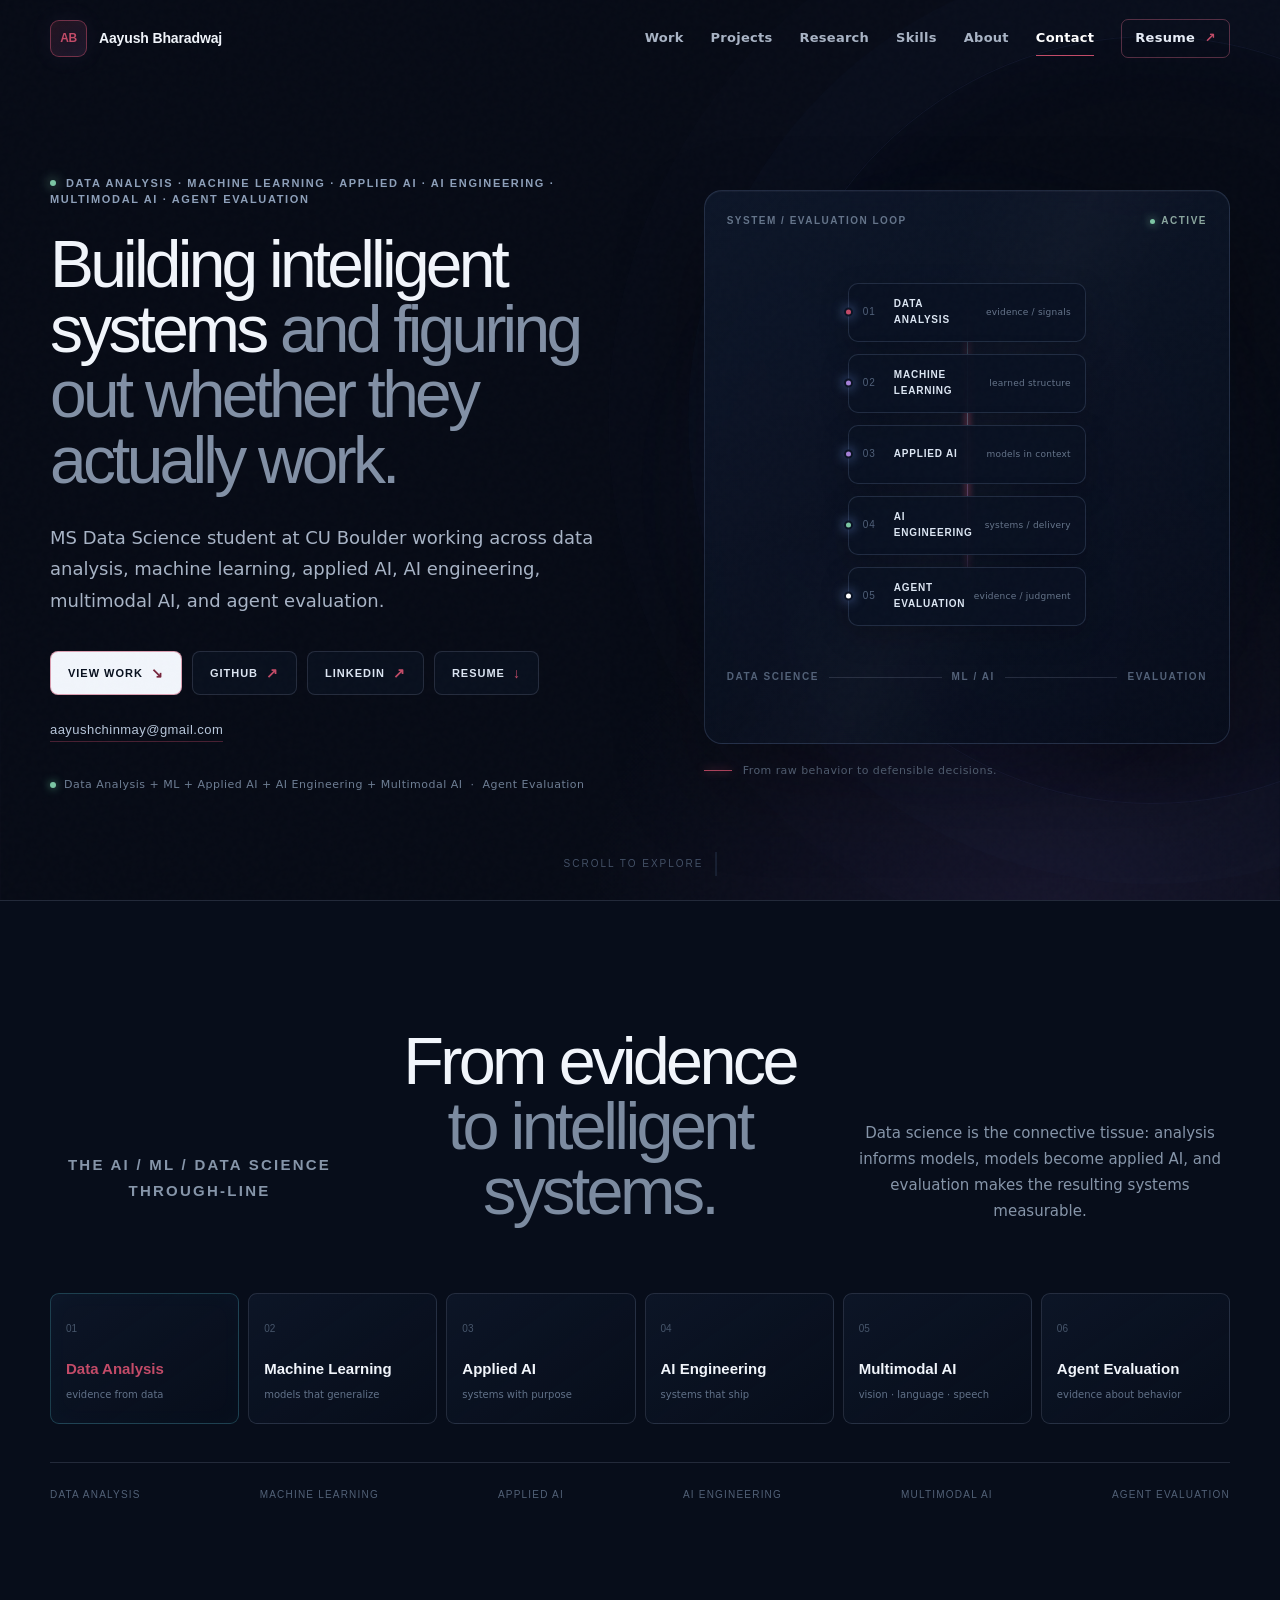
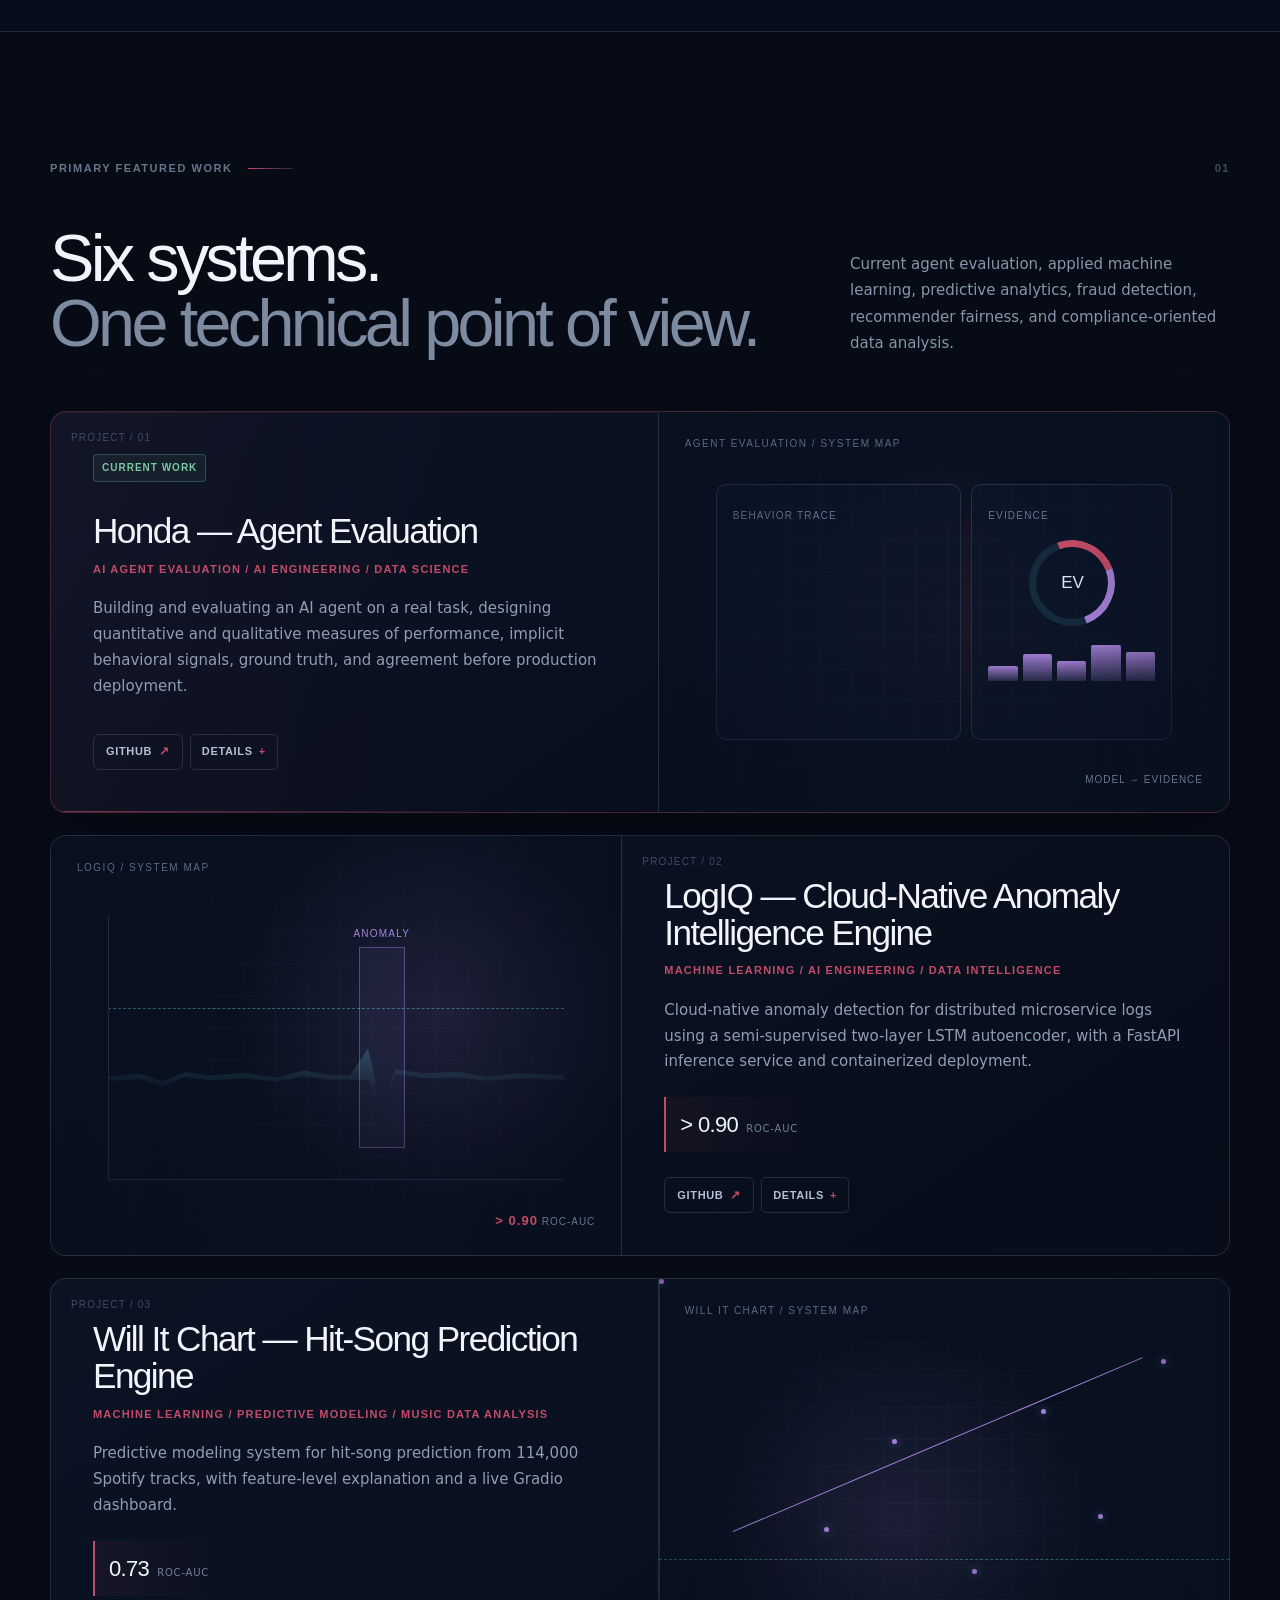
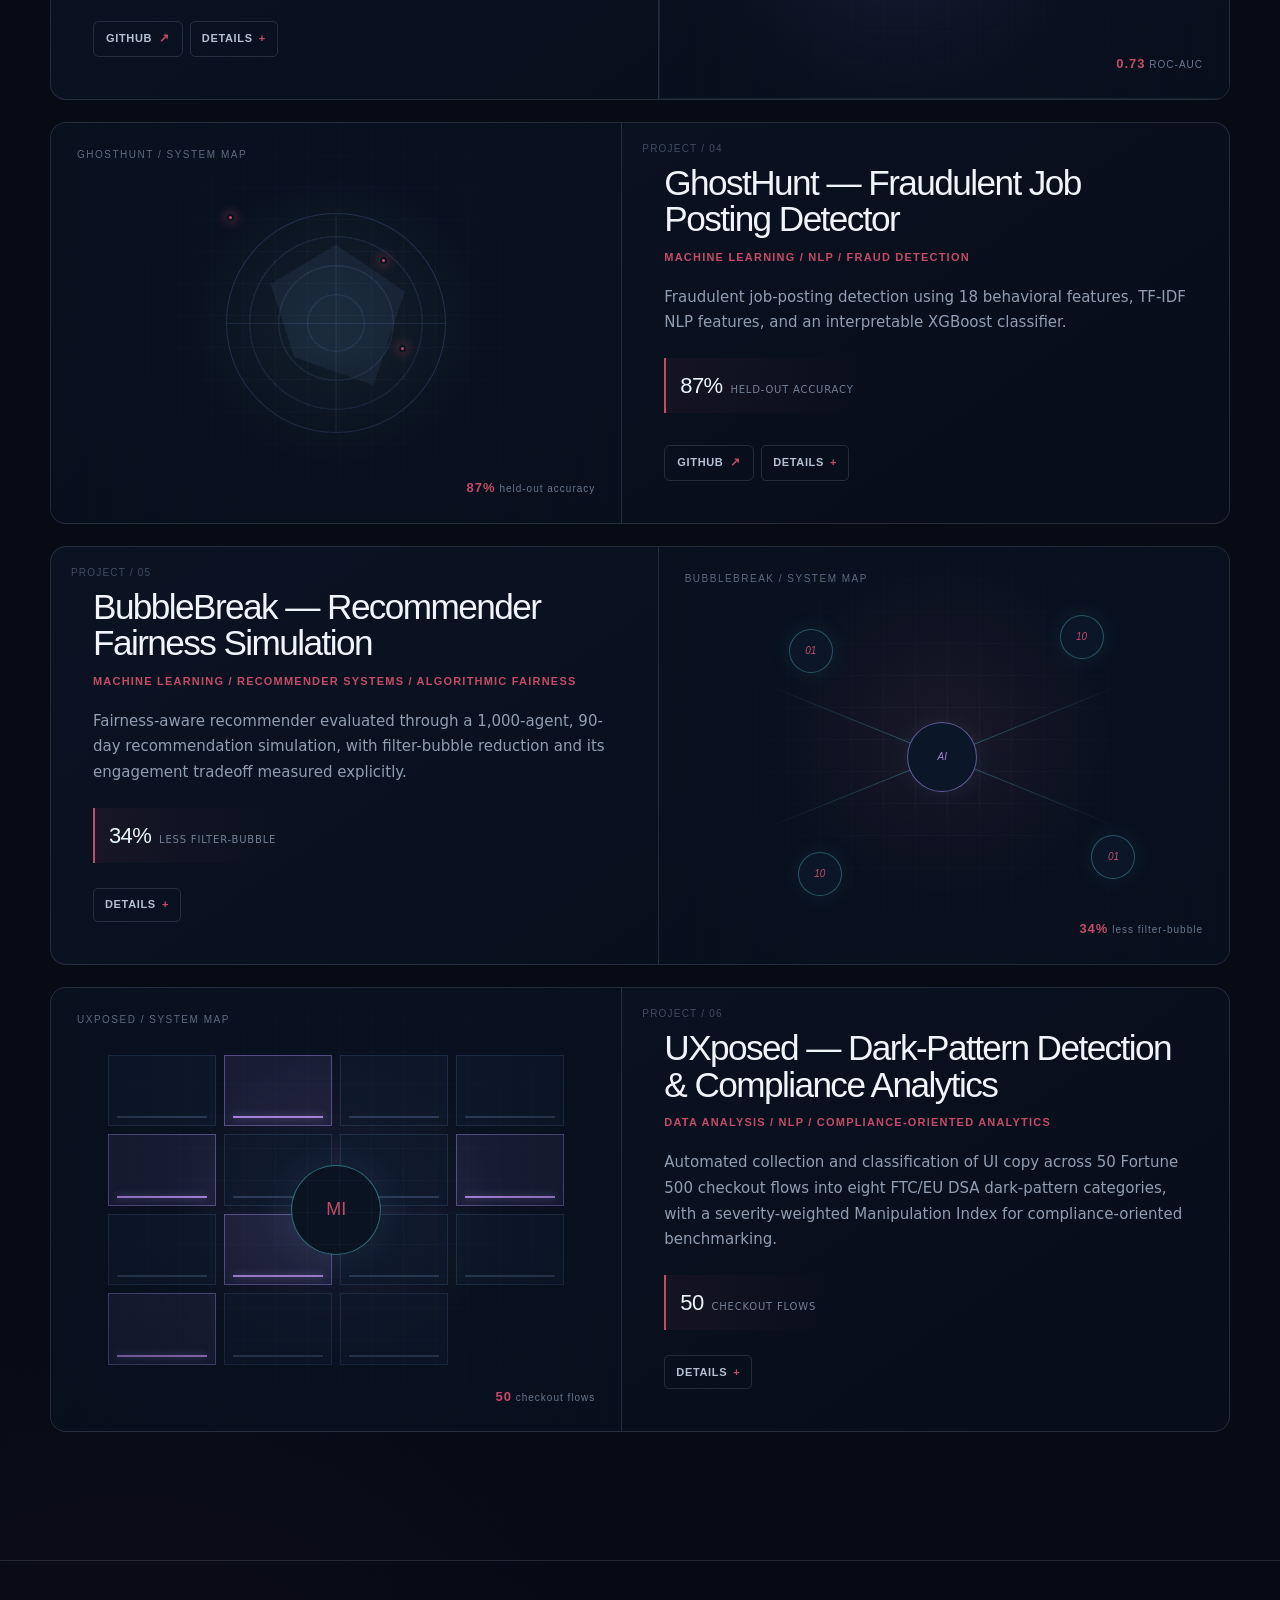
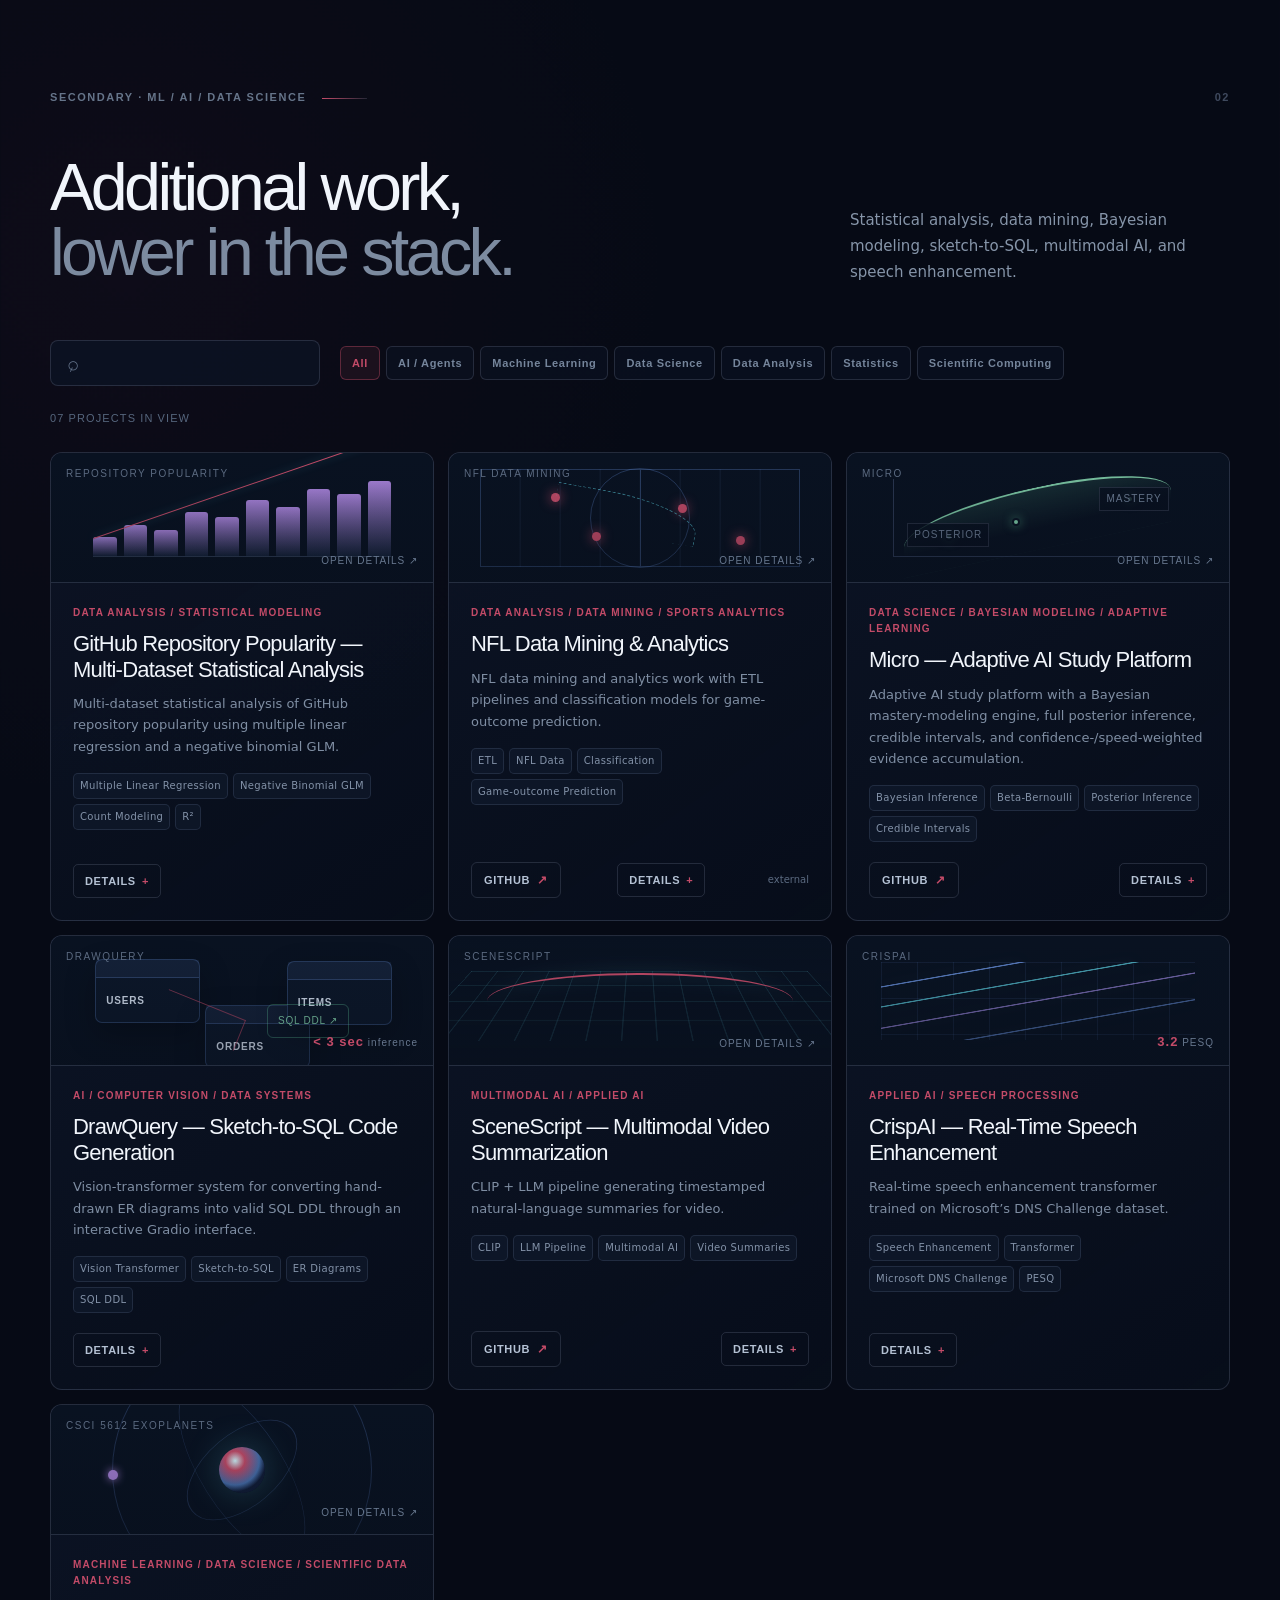
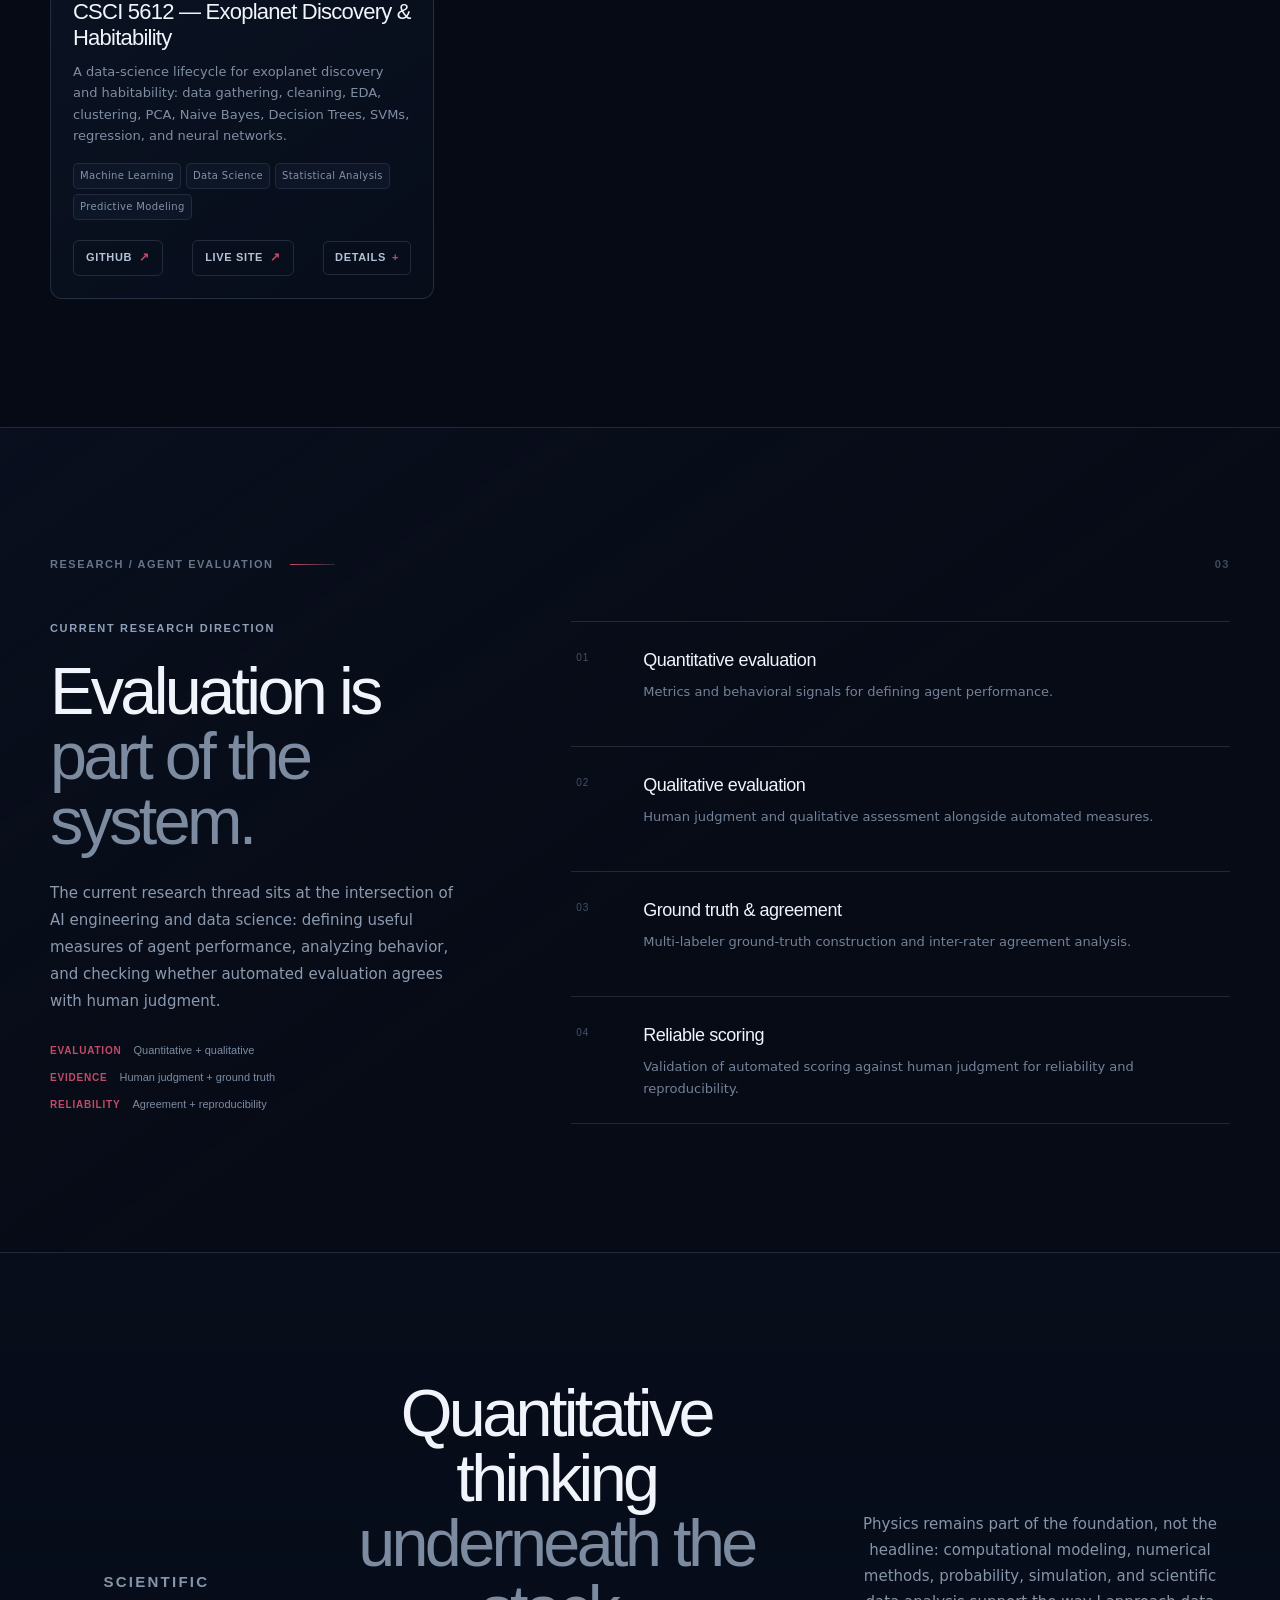
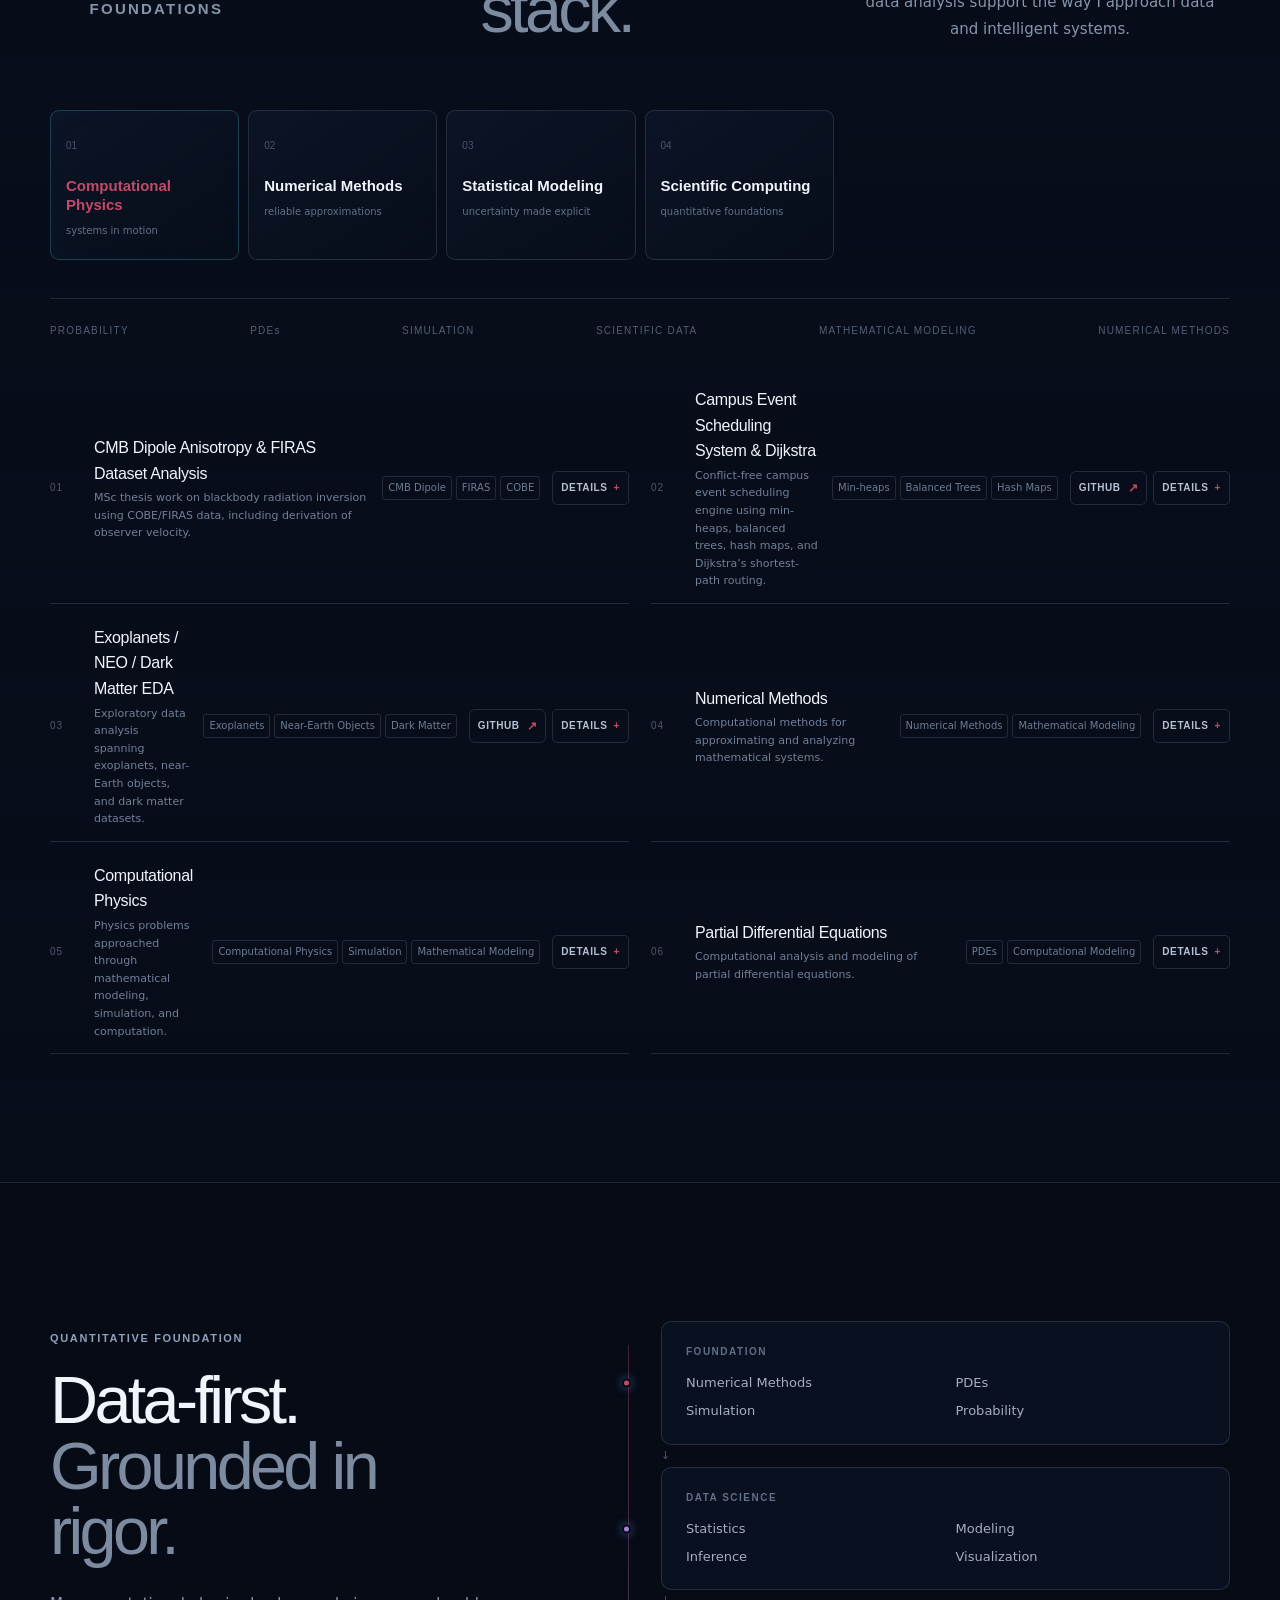
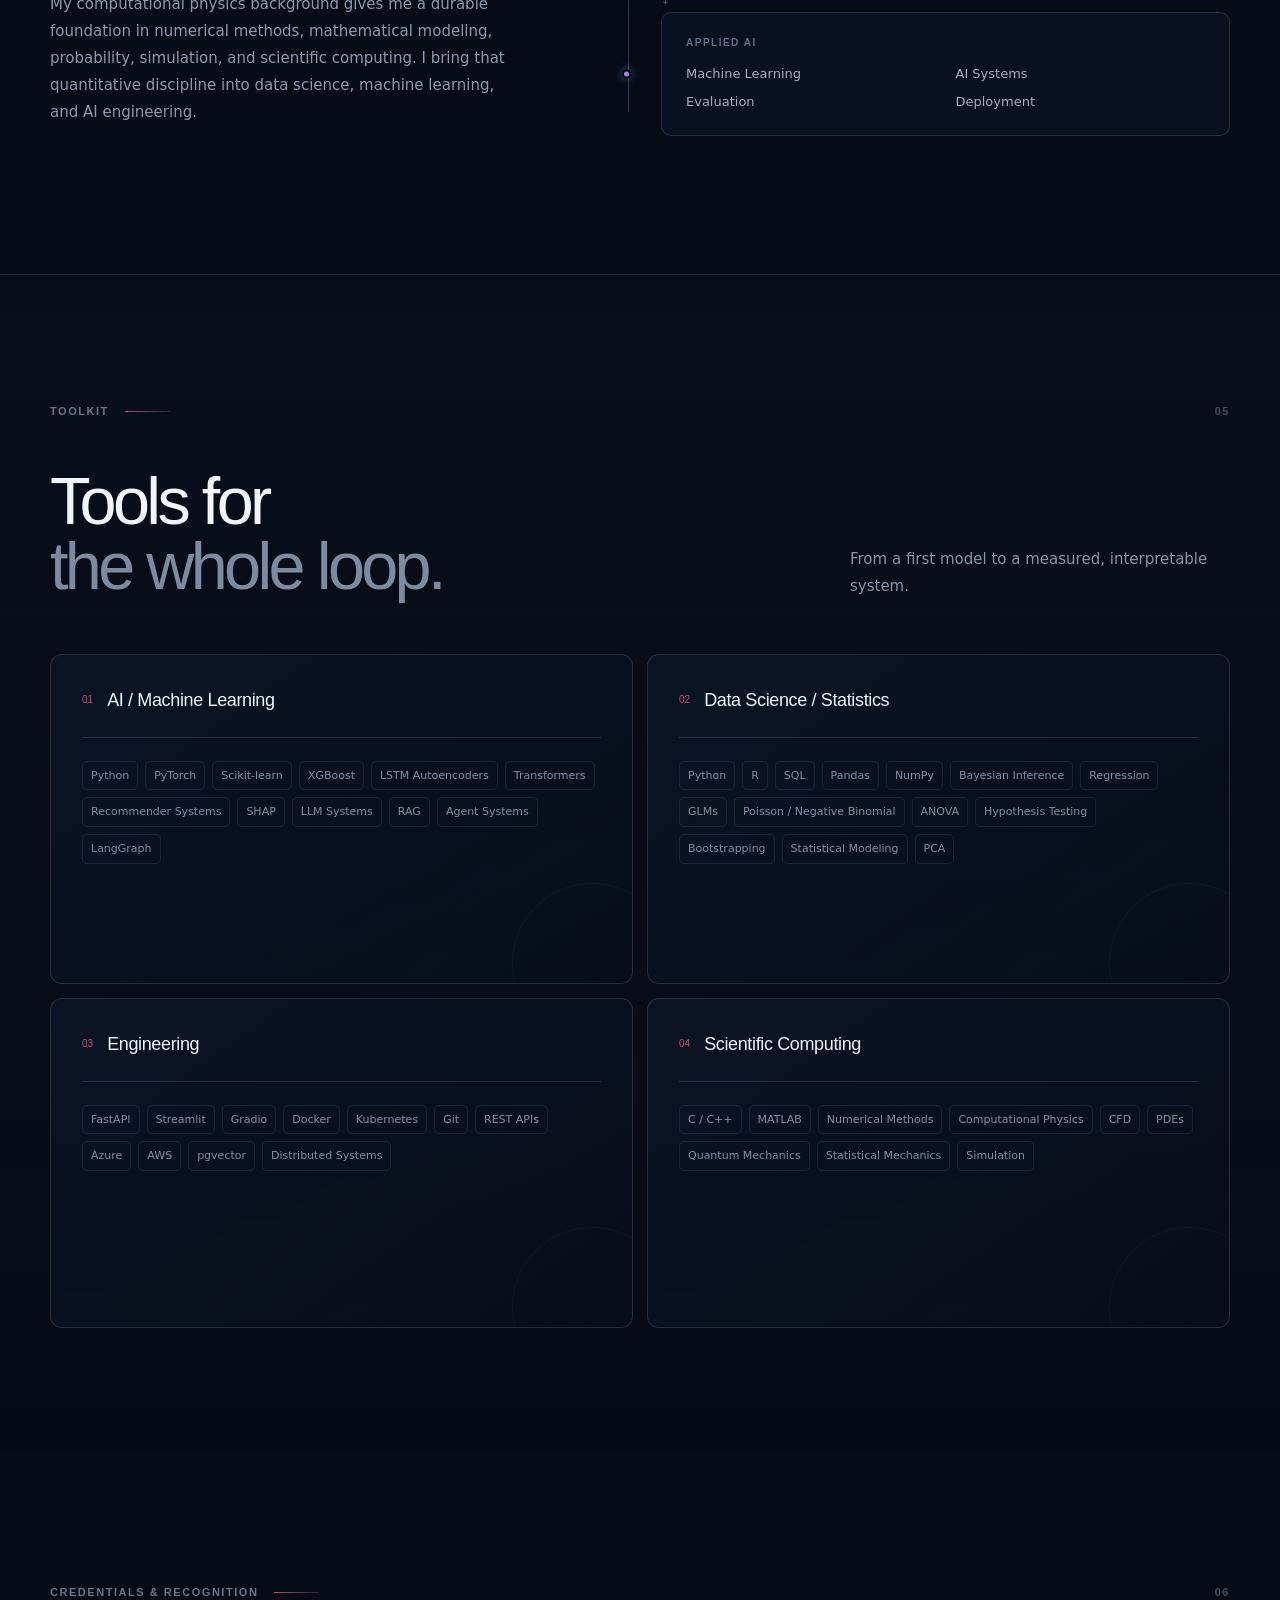
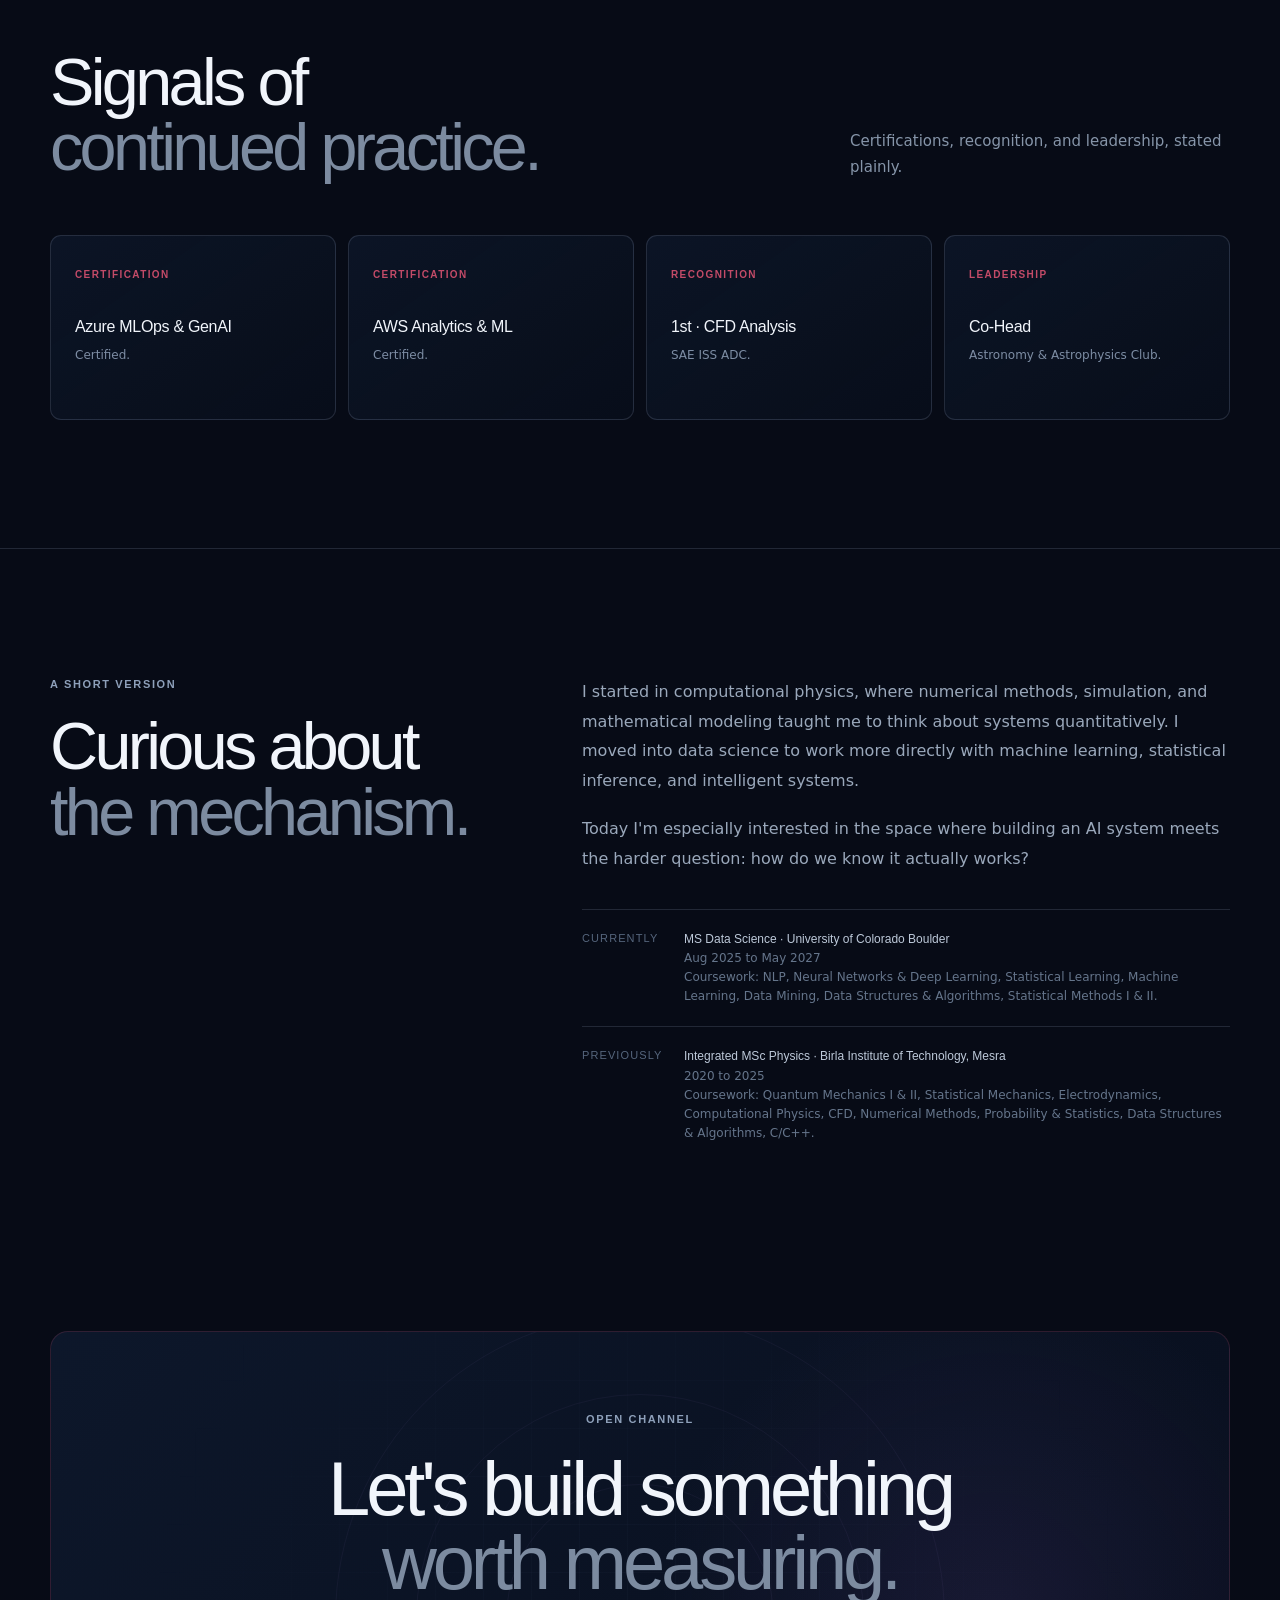
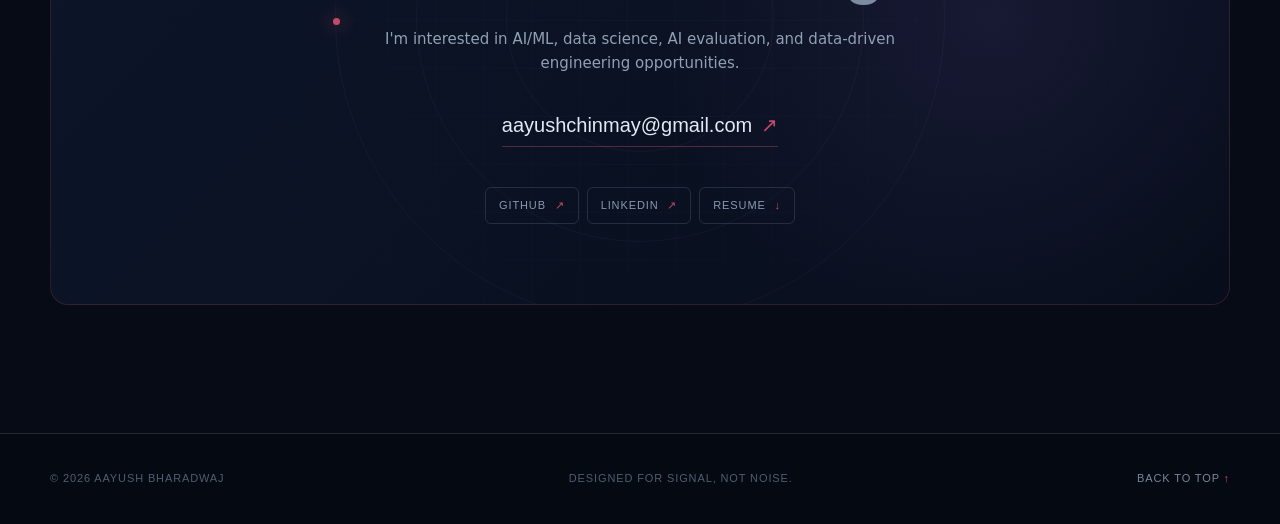
<file: index.html>
<!doctype html>
<html lang="en">
<head>
  <meta charset="utf-8">
  <meta name="viewport" content="width=device-width, initial-scale=1">
  <title>Aayush Bharadwaj | AI, Machine Learning &amp; Data Science</title>
  <meta name="description" content="Portfolio of Aayush Bharadwaj, MS Data Science student at CU Boulder building machine-learning systems, multimodal AI, AI agents, evaluation frameworks, data analysis workflows, and scientific computing projects.">
  <meta name="author" content="Aayush Bharadwaj">
  <meta name="theme-color" content="#070b16">
  <meta name="color-scheme" content="dark">
  <meta property="og:type" content="website">
  <meta property="og:title" content="Aayush Bharadwaj | AI, Machine Learning &amp; Data Science">
  <meta property="og:description" content="Building intelligent systems and finding out whether they actually work.">
  <link rel="stylesheet" href="./css/reset.css">
  <link rel="stylesheet" href="./css/styles.css">
  <script src="./js/projects.js" defer></script>
  <script src="./js/main.js" defer></script>
</head>
<body>
  <a class="skip-link" href="#main-content">Skip to content</a>
  <div class="site-shell">
    <header class="site-header" id="site-header">
      <div class="container nav-wrap">
        <a class="brand" href="#home" aria-label="Aayush Bharadwaj home"><span class="brand-mark">AB</span><span class="brand-name">Aayush Bharadwaj</span></a>
        <button class="nav-toggle" type="button" aria-expanded="false" aria-controls="primary-navigation" aria-label="Open navigation menu"><span></span><span></span><span></span></button>
        <nav class="primary-nav" id="primary-navigation" aria-label="Primary navigation">
          <a href="#work">Work</a><a href="#projects">Projects</a><a href="#research">Research</a><a href="#skills">Skills</a><a href="#about">About</a><a href="#contact">Contact</a>
          <a class="nav-resume" href="./assets/resume/Aayush_Bharadwaj_Resume.pdf">Resume <span aria-hidden="true">↗</span></a>
        </nav>
      </div>
    </header>

    <main id="main-content">
      <section class="hero section-pad" id="home" aria-labelledby="hero-title">
        <div class="hero-grid container">
          <div class="hero-copy">
            <p class="eyebrow"><span class="eyebrow-dot" aria-hidden="true"></span>DATA ANALYSIS · MACHINE LEARNING · APPLIED AI · AI ENGINEERING · MULTIMODAL AI · AGENT EVALUATION</p>
            <h1 id="hero-title">Building intelligent systems <span>and figuring out whether they actually work.</span></h1>
            <p class="hero-lede">MS Data Science student at CU Boulder working across data analysis, machine learning, applied AI, AI engineering, multimodal AI, and agent evaluation.</p>
            <div class="hero-actions"><a class="button button-primary" href="#work">View work <span aria-hidden="true">↘</span></a><a class="button button-quiet" href="https://github.com/Aayushx9" target="_blank" rel="noopener noreferrer">GitHub <span aria-hidden="true">↗</span></a><a class="button button-quiet" href="https://linkedin.com/in/aayushbharadwaj" target="_blank" rel="noopener noreferrer">LinkedIn <span aria-hidden="true">↗</span></a><a class="button button-quiet" href="./assets/resume/Aayush_Bharadwaj_Resume.pdf">Resume <span aria-hidden="true">↓</span></a></div>
            <a class="hero-email" href="mailto:aayushchinmay@gmail.com">aayushchinmay@gmail.com</a>
            <p class="hero-status"><span class="status-pulse" aria-hidden="true"></span>Data Analysis + ML + Applied AI + AI Engineering + Multimodal AI <span aria-hidden="true">·</span> Agent Evaluation</p>
          </div>
          <div class="hero-visual-wrap" aria-label="Data analysis to machine learning to applied AI to AI engineering to multimodal AI to agent evaluation pipeline">
            <div class="hero-visual">
              <div class="visual-topline"><span>SYSTEM / EVALUATION LOOP</span><span class="live-indicator"><i aria-hidden="true"></i>ACTIVE</span></div>
              <div class="system-diagram" role="img" aria-label="A technical pipeline moving from data analysis through machine learning and applied AI to AI engineering and agent evaluation"><div class="diagram-line" aria-hidden="true"><span></span></div><div class="diagram-node node-data"><span class="node-index">01</span><strong>DATA ANALYSIS</strong><small>evidence / signals</small></div><div class="diagram-node node-model"><span class="node-index">02</span><strong>MACHINE LEARNING</strong><small>learned structure</small></div><div class="diagram-node node-agent"><span class="node-index">03</span><strong>APPLIED AI</strong><small>models in context</small></div><div class="diagram-node node-evaluation"><span class="node-index">04</span><strong>AI ENGINEERING</strong><small>systems / delivery</small></div><div class="diagram-node node-insight"><span class="node-index">05</span><strong>AGENT EVALUATION</strong><small>evidence / judgment</small></div></div>
              <div class="visual-footer"><span>DATA SCIENCE</span><span class="visual-rule" aria-hidden="true"></span><span>ML / AI</span><span class="visual-rule" aria-hidden="true"></span><span>EVALUATION</span></div>
            </div>
            <div class="visual-caption"><span class="caption-line" aria-hidden="true"></span><span>From raw behavior to defensible decisions.</span></div>
          </div>
        </div>
        <div class="scroll-cue" aria-hidden="true"><span>SCROLL TO EXPLORE</span><i></i></div>
      </section>

      <section class="discipline section-pad" id="work" aria-labelledby="through-line-title">
        <div class="container">
          <div class="section-heading centered reveal"><p class="eyebrow">THE AI / ML / DATA SCIENCE THROUGH-LINE</p><h2 id="through-line-title">From evidence<br><em>to intelligent systems.</em></h2><p>Data science is the connective tissue: analysis informs models, models become applied AI, and evaluation makes the resulting systems measurable.</p></div>
          <div class="discipline-flow" aria-label="Data analysis to agent evaluation progression">
            <div class="discipline-step"><span>01</span><strong>Data Analysis</strong><small>evidence from data</small></div>
            <div class="discipline-step"><span>02</span><strong>Machine Learning</strong><small>models that generalize</small></div>
            <div class="discipline-step"><span>03</span><strong>Applied AI</strong><small>systems with purpose</small></div>
            <div class="discipline-step"><span>04</span><strong>AI Engineering</strong><small>systems that ship</small></div>
            <div class="discipline-step"><span>05</span><strong>Multimodal AI</strong><small>vision · language · speech</small></div>
            <div class="discipline-step"><span>06</span><strong>Agent Evaluation</strong><small>evidence about behavior</small></div>
          </div>
          <div class="capability-row reveal"><span>DATA ANALYSIS</span><span>MACHINE LEARNING</span><span>APPLIED AI</span><span>AI ENGINEERING</span><span>MULTIMODAL AI</span><span>AGENT EVALUATION</span></div>
        </div>
      </section>

      <section class="featured section-pad" id="projects" aria-labelledby="featured-title">
        <div class="container">
          <div class="section-kicker"><span>PRIMARY FEATURED WORK</span><span class="kicker-rule" aria-hidden="true"></span><span>01</span></div>
          <div class="section-heading reveal"><h2 id="featured-title">Six systems.<br><em>One technical point of view.</em></h2><p>Current agent evaluation, applied machine learning, predictive analytics, fraud detection, recommender fairness, and compliance-oriented data analysis.</p></div>
          <div class="featured-list" id="featured-projects" aria-live="polite"></div>
        </div>
      </section>

      <section class="explorer section-pad" id="explorer" aria-labelledby="explorer-title">
        <div class="container">
          <div class="section-kicker"><span>SECONDARY · ML / AI / DATA SCIENCE</span><span class="kicker-rule" aria-hidden="true"></span><span>02</span></div>
          <div class="section-heading reveal"><h2 id="explorer-title">Additional work,<br><em>lower in the stack.</em></h2><p>Statistical analysis, data mining, Bayesian modeling, sketch-to-SQL, multimodal AI, and speech enhancement.</p></div>
          <div class="explorer-controls reveal"><label class="search-field" for="project-search"><span class="sr-only">Search projects</span><span class="search-icon" aria-hidden="true">⌕</span><input id="project-search" type="search" aria-label="Search projects" autocomplete="off"></label><div class="filter-list" id="project-filters" role="group" aria-label="Filter projects by category"><button class="filter-button is-active" type="button" data-filter="all" aria-pressed="true">All</button><button class="filter-button" type="button" data-filter="ai-agents" aria-pressed="false">AI / Agents</button><button class="filter-button" type="button" data-filter="machine-learning" aria-pressed="false">Machine Learning</button><button class="filter-button" type="button" data-filter="data-science" aria-pressed="false">Data Science</button><button class="filter-button" type="button" data-filter="data-analysis" aria-pressed="false">Data Analysis</button><button class="filter-button" type="button" data-filter="statistics" aria-pressed="false">Statistics</button><button class="filter-button" type="button" data-filter="scientific-computing" aria-pressed="false">Scientific Computing</button></div></div>
          <p class="results-status" id="project-results-status" aria-live="polite"></p><div class="project-grid" id="project-grid"></div><div class="empty-state" id="project-empty" hidden><span class="empty-mark">∅</span><h3>No matching signals.</h3><p>Try a different search or clear the active filter.</p></div>
        </div>
      </section>

      <section class="research section-pad" id="research" aria-labelledby="research-title">
        <div class="container">
          <div class="section-kicker"><span>RESEARCH / AGENT EVALUATION</span><span class="kicker-rule" aria-hidden="true"></span><span>03</span></div>
          <div class="research-layout">
            <div class="research-copy reveal"><p class="eyebrow">CURRENT RESEARCH DIRECTION</p><h2 id="research-title">Evaluation is<br><em>part of the system.</em></h2><p>The current research thread sits at the intersection of AI engineering and data science: defining useful measures of agent performance, analyzing behavior, and checking whether automated evaluation agrees with human judgment.</p><div class="tier-key"><div class="tier-key-row"><b class="tier-key-label">EVALUATION</b><span class="tier-key-value">Quantitative + qualitative</span></div><div class="tier-key-row"><b class="tier-key-label">EVIDENCE</b><span class="tier-key-value">Human judgment + ground truth</span></div><div class="tier-key-row"><b class="tier-key-label">RELIABILITY</b><span class="tier-key-value">Agreement + reproducibility</span></div></div></div>
            <div class="research-stack reveal">
              <div class="research-item"><span class="research-number">01</span><div><h3>Quantitative evaluation</h3><p>Metrics and behavioral signals for defining agent performance.</p></div></div>
              <div class="research-item"><span class="research-number">02</span><div><h3>Qualitative evaluation</h3><p>Human judgment and qualitative assessment alongside automated measures.</p></div></div>
              <div class="research-item"><span class="research-number">03</span><div><h3>Ground truth &amp; agreement</h3><p>Multi-labeler ground-truth construction and inter-rater agreement analysis.</p></div></div>
              <div class="research-item"><span class="research-number">04</span><div><h3>Reliable scoring</h3><p>Validation of automated scoring against human judgment for reliability and reproducibility.</p></div></div>
            </div>
          </div>
        </div>
      </section>

      <section class="discipline section-pad foundations-section" id="foundations" aria-labelledby="foundations-title">
        <div class="container">
          <div class="section-heading centered reveal"><p class="eyebrow">SCIENTIFIC FOUNDATIONS</p><h2 id="foundations-title">Quantitative thinking<br><em>underneath the stack.</em></h2><p>Physics remains part of the foundation, not the headline: computational modeling, numerical methods, probability, simulation, and scientific data analysis support the way I approach data and intelligent systems.</p></div>
          <div class="discipline-flow foundation-flow" aria-label="Computational and quantitative foundations"><div class="discipline-step"><span>01</span><strong>Computational Physics</strong><small>systems in motion</small></div><div class="discipline-step"><span>02</span><strong>Numerical Methods</strong><small>reliable approximations</small></div><div class="discipline-step"><span>03</span><strong>Statistical Modeling</strong><small>uncertainty made explicit</small></div><div class="discipline-step"><span>04</span><strong>Scientific Computing</strong><small>quantitative foundations</small></div></div>
          <div class="capability-row reveal"><span>PROBABILITY</span><span>PDEs</span><span>SIMULATION</span><span>SCIENTIFIC DATA</span><span>MATHEMATICAL MODELING</span><span>NUMERICAL METHODS</span></div>
          <div class="foundation-list" id="foundation-projects" aria-label="Scientific foundation projects"></div>
        </div>
      </section>

      <section class="bridge section-pad" id="about" aria-labelledby="bridge-title">
        <div class="container bridge-layout"><div class="bridge-intro reveal"><p class="eyebrow">QUANTITATIVE FOUNDATION</p><h2 id="bridge-title">Data-first.<br><em>Grounded in rigor.</em></h2><p>My computational physics background gives me a durable foundation in numerical methods, mathematical modeling, probability, simulation, and scientific computing. I bring that quantitative discipline into data science, machine learning, and AI engineering.</p></div><div class="bridge-ladder" aria-label="Quantitative foundation to data science and AI progression"><div class="bridge-column physics"><div class="bridge-label">FOUNDATION</div><ul><li>Numerical Methods</li><li>PDEs</li><li>Simulation</li><li>Probability</li></ul></div><div class="bridge-arrow" aria-hidden="true">↓</div><div class="bridge-column data"><div class="bridge-label">DATA SCIENCE</div><ul><li>Statistics</li><li>Modeling</li><li>Inference</li><li>Visualization</li></ul></div><div class="bridge-arrow" aria-hidden="true">↓</div><div class="bridge-column ai"><div class="bridge-label">APPLIED AI</div><ul><li>Machine Learning</li><li>AI Systems</li><li>Evaluation</li><li>Deployment</li></ul></div></div></div>
      </section>

      <section class="skills section-pad" id="skills" aria-labelledby="skills-title">
        <div class="container"><div class="section-kicker"><span>TOOLKIT</span><span class="kicker-rule" aria-hidden="true"></span><span>05</span></div><div class="section-heading reveal"><h2 id="skills-title">Tools for<br><em>the whole loop.</em></h2><p>From a first model to a measured, interpretable system.</p></div><div class="skill-grid"><article class="skill-card reveal"><div class="skill-card-head"><span class="skill-index">01</span><h3>AI / Machine Learning</h3></div><ul><li>Python</li><li>PyTorch</li><li>Scikit-learn</li><li>XGBoost</li><li>LSTM Autoencoders</li><li>Transformers</li><li>Recommender Systems</li><li>SHAP</li><li>LLM Systems</li><li>RAG</li><li>Agent Systems</li><li>LangGraph</li></ul></article><article class="skill-card reveal"><div class="skill-card-head"><span class="skill-index">02</span><h3>Data Science / Statistics</h3></div><ul><li>Python</li><li>R</li><li>SQL</li><li>Pandas</li><li>NumPy</li><li>Bayesian Inference</li><li>Regression</li><li>GLMs</li><li>Poisson / Negative Binomial</li><li>ANOVA</li><li>Hypothesis Testing</li><li>Bootstrapping</li><li>Statistical Modeling</li><li>PCA</li></ul></article><article class="skill-card reveal"><div class="skill-card-head"><span class="skill-index">03</span><h3>Engineering</h3></div><ul><li>FastAPI</li><li>Streamlit</li><li>Gradio</li><li>Docker</li><li>Kubernetes</li><li>Git</li><li>REST APIs</li><li>Azure</li><li>AWS</li><li>pgvector</li><li>Distributed Systems</li></ul></article><article class="skill-card reveal"><div class="skill-card-head"><span class="skill-index">04</span><h3>Scientific Computing</h3></div><ul><li>C / C++</li><li>MATLAB</li><li>Numerical Methods</li><li>Computational Physics</li><li>CFD</li><li>PDEs</li><li>Quantum Mechanics</li><li>Statistical Mechanics</li><li>Simulation</li></ul></article></div></div>
      </section>

      <section class="credentials section-pad" aria-labelledby="credentials-title"><div class="container"><div class="section-kicker"><span>CREDENTIALS &amp; RECOGNITION</span><span class="kicker-rule" aria-hidden="true"></span><span>06</span></div><div class="section-heading reveal"><h2 id="credentials-title">Signals of<br><em>continued practice.</em></h2><p>Certifications, recognition, and leadership, stated plainly.</p></div><div class="credential-grid"><article class="credential-card reveal"><span class="credential-type">CERTIFICATION</span><h3>Azure MLOps &amp; GenAI</h3><p>Certified.</p></article><article class="credential-card reveal"><span class="credential-type">CERTIFICATION</span><h3>AWS Analytics &amp; ML</h3><p>Certified.</p></article><article class="credential-card reveal"><span class="credential-type">RECOGNITION</span><h3>1st · CFD Analysis</h3><p>SAE ISS ADC.</p></article><article class="credential-card reveal"><span class="credential-type">LEADERSHIP</span><h3>Co-Head</h3><p>Astronomy &amp; Astrophysics Club.</p></article></div></div></section>

      <section class="about section-pad" aria-labelledby="about-title"><div class="container about-layout"><div class="about-heading reveal"><p class="eyebrow">A SHORT VERSION</p><h2 id="about-title">Curious about<br><em>the mechanism.</em></h2></div><div class="about-copy reveal"><p>I started in computational physics, where numerical methods, simulation, and mathematical modeling taught me to think about systems quantitatively. I moved into data science to work more directly with machine learning, statistical inference, and intelligent systems.</p><p>Today I'm especially interested in the space where building an AI system meets the harder question: how do we know it actually works?</p><div class="education-line"><span>Currently</span><strong>MS Data Science · University of Colorado Boulder</strong><small>Aug 2025 to May 2027</small><small>Coursework: NLP, Neural Networks &amp; Deep Learning, Statistical Learning, Machine Learning, Data Mining, Data Structures &amp; Algorithms, Statistical Methods I &amp; II.</small></div><div class="education-line"><span>Previously</span><strong>Integrated MSc Physics · Birla Institute of Technology, Mesra</strong><small>2020 to 2025</small><small>Coursework: Quantum Mechanics I &amp; II, Statistical Mechanics, Electrodynamics, Computational Physics, CFD, Numerical Methods, Probability &amp; Statistics, Data Structures &amp; Algorithms, C/C++.</small></div></div></div></section>

      <section class="contact section-pad" id="contact" aria-labelledby="contact-title"><div class="container contact-card reveal"><div class="contact-orbit" aria-hidden="true"><span></span><span></span><span></span></div><p class="eyebrow">OPEN CHANNEL</p><h2 id="contact-title">Let's build something<br><em>worth measuring.</em></h2><p>I'm interested in AI/ML, data science, AI evaluation, and data-driven engineering opportunities.</p><a class="contact-email" href="mailto:aayushchinmay@gmail.com">aayushchinmay@gmail.com <span aria-hidden="true">↗</span></a><div class="contact-links"><a href="https://github.com/Aayushx9" target="_blank" rel="noopener noreferrer">GitHub <span aria-hidden="true">↗</span></a><a href="https://linkedin.com/in/aayushbharadwaj" target="_blank" rel="noopener noreferrer">LinkedIn <span aria-hidden="true">↗</span></a><a href="./assets/resume/Aayush_Bharadwaj_Resume.pdf">Resume <span aria-hidden="true">↓</span></a></div></div></section>
    </main>

    <footer class="site-footer"><div class="container footer-inner"><p>© <span id="current-year">2026</span> Aayush Bharadwaj</p><p>Designed for signal, not noise.</p><a href="#home">Back to top <span aria-hidden="true">↑</span></a></div></footer>
  </div>

  <dialog class="project-modal" id="project-modal" aria-labelledby="modal-title"><div class="modal-inner"><button class="modal-close" type="button" aria-label="Close project details">×</button><div class="modal-content" id="modal-content"></div></div></dialog>
</body>
</html>
</file>
<file: css/styles.css>
:root {
  --bg: #070b16;
  --bg-deep: #040711;
  --surface: #0b1222;
  --surface-2: #0e172a;
  --surface-3: #121d33;
  --line: rgba(180, 191, 224, 0.16);
  --line-bright: rgba(211, 104, 135, 0.38);
  --text: #f1f5fb;
  --muted: #9ba9bd;
  --muted-2: #69788f;
  --crimson: #c34b68;
  --ruby: #d86b84;
  --cyan: var(--crimson);
  --blue: #a681d8;
  --violet: #a681d8;
  --green: #7bc6a3;
  --max: 1180px;
  --header-height: 78px;
  --ease: cubic-bezier(.2, .75, .25, 1);
  --font-display: "Space Grotesk", "Inter", "Segoe UI", sans-serif;
  --font-body: "Inter", "Segoe UI", system-ui, sans-serif;
}

html { background: var(--bg-deep); }
body {
  min-width: 320px;
  overflow-x: hidden;
  background:
    radial-gradient(circle at 82% 7%, rgba(111, 78, 164, .14), transparent 29rem),
    radial-gradient(circle at 10% 38%, rgba(164, 57, 89, .07), transparent 34rem),
    var(--bg);
  color: var(--text);
  font-family: var(--font-body);
  font-size: 16px;
  line-height: 1.6;
  -webkit-font-smoothing: antialiased;
}
body::before {
  position: fixed;
  z-index: -2;
  inset: 0;
  background-image:
    linear-gradient(rgba(142, 166, 207, .028) 1px, transparent 1px),
    linear-gradient(90deg, rgba(142, 166, 207, .028) 1px, transparent 1px);
  background-size: 72px 72px;
  content: "";
  mask-image: linear-gradient(to bottom, black, transparent 85%);
  pointer-events: none;
}
body::after {
  position: fixed;
  z-index: 20;
  inset: 0;
  opacity: .025;
  background-image: url("data:image/svg+xml,%3Csvg viewBox='0 0 180 180' xmlns='http://www.w3.org/2000/svg'%3E%3Cfilter id='n'%3E%3CfeTurbulence type='fractalNoise' baseFrequency='.9' numOctaves='3' stitchTiles='stitch'/%3E%3C/filter%3E%3Crect width='100%25' height='100%25' filter='url(%23n)' opacity='.7'/%3E%3C/svg%3E");
  content: "";
  pointer-events: none;
}
::selection { background: rgba(103, 232, 249, .22); color: white; }
:focus-visible { outline: 2px solid var(--ruby); outline-offset: 4px; }
.sr-only {
  position: absolute;
  width: 1px;
  height: 1px;
  padding: 0;
  overflow: hidden;
  clip: rect(0, 0, 0, 0);
  white-space: nowrap;
  border: 0;
}
.skip-link {
  position: fixed;
  z-index: 1000;
  top: 12px;
  left: 12px;
  padding: 10px 16px;
  transform: translateY(-150%);
  border: 1px solid var(--cyan);
  border-radius: 8px;
  background: var(--surface-2);
  color: white;
  transition: transform .2s;
}
.skip-link:focus { transform: translateY(0); }
.container { width: min(calc(100% - 48px), var(--max)); margin-inline: auto; }
.section-pad { position: relative; padding-block: 128px; }
.site-shell { position: relative; isolation: isolate; }

.site-header {
  position: fixed;
  z-index: 100;
  top: 0;
  right: 0;
  left: 0;
  height: var(--header-height);
  border-bottom: 1px solid transparent;
  transition: background .35s, border-color .35s, box-shadow .35s;
}
.site-header.is-scrolled {
  border-bottom-color: var(--line);
  background: rgba(7, 11, 22, .82);
  box-shadow: 0 14px 40px rgba(0, 0, 0, .16);
  backdrop-filter: blur(18px) saturate(125%);
}
.nav-wrap { display: flex; height: 100%; align-items: center; justify-content: space-between; }
.brand { display: inline-flex; align-items: center; gap: 12px; font-family: var(--font-display); }
.brand-mark {
  display: grid;
  width: 37px;
  height: 37px;
  place-items: center;
  border: 1px solid rgba(103, 232, 249, .45);
  border-radius: 9px;
  background: linear-gradient(145deg, rgba(103, 232, 249, .12), rgba(180, 154, 255, .08));
  box-shadow: inset 0 0 20px rgba(103, 232, 249, .04), 0 0 24px rgba(103, 232, 249, .06);
  color: var(--cyan);
  font-size: 12px;
  font-weight: 800;
  letter-spacing: -.04em;
}
.brand-name { font-size: 13px; font-weight: 650; letter-spacing: -.01em; }
.primary-nav { display: flex; align-items: center; gap: 27px; }
.primary-nav > a {
  position: relative;
  padding-block: 8px;
  color: #a9b4c5;
  font-size: 12px;
  font-weight: 550;
  letter-spacing: .02em;
  transition: color .2s;
}
.primary-nav > a:not(.nav-resume)::after {
  position: absolute;
  right: 0;
  bottom: 1px;
  left: 0;
  height: 1px;
  transform: scaleX(0);
  background: var(--cyan);
  content: "";
  transform-origin: right;
  transition: transform .25s var(--ease);
}
.primary-nav > a:hover, .primary-nav > a.is-active { color: white; }
.primary-nav > a:hover::after, .primary-nav > a.is-active::after { transform: scaleX(1); transform-origin: left; }
.primary-nav .nav-resume {
  padding: 8px 13px;
  border: 1px solid var(--line-bright);
  border-radius: 7px;
  color: #e7edf7;
}
.nav-resume span { margin-left: 5px; color: var(--cyan); }
.nav-toggle { display: none; }

.hero {
  display: flex;
  min-height: 100svh;
  padding-top: calc(var(--header-height) + 80px);
  padding-bottom: 88px;
  align-items: center;
  overflow: hidden;
}
.hero::before {
  position: absolute;
  z-index: -1;
  top: 4%;
  right: -16rem;
  width: 48rem;
  height: 48rem;
  border: 1px solid rgba(111, 143, 255, .08);
  border-radius: 50%;
  box-shadow: inset 0 0 100px rgba(86, 104, 255, .035), 0 0 0 5rem rgba(90, 113, 255, .015), 0 0 0 10rem rgba(90, 113, 255, .009);
  content: "";
}
.hero-grid { display: grid; grid-template-columns: minmax(0, 1.05fr) minmax(430px, .95fr); gap: 72px; align-items: center; }
.eyebrow {
  color: #8ea0ba;
  font-family: var(--font-display);
  font-size: 10px;
  font-weight: 650;
  letter-spacing: .2em;
  line-height: 1.4;
  text-transform: uppercase;
}
.eyebrow-dot {
  display: inline-block;
  width: 6px;
  height: 6px;
  margin-right: 10px;
  border-radius: 50%;
  background: var(--green);
  box-shadow: 0 0 12px var(--green);
  vertical-align: 1px;
}
.hero h1 {
  max-width: 730px;
  margin-top: 25px;
  font-family: var(--font-display);
  font-size: clamp(48px, 5.15vw, 77px);
  font-weight: 530;
  letter-spacing: -.057em;
  line-height: .99;
  text-wrap: balance;
}
.hero h1 span { color: #8290a5; }
.hero-lede { max-width: 650px; margin-top: 29px; color: #a8b4c6; font-size: 17px; line-height: 1.75; }
.hero-actions { display: flex; flex-wrap: wrap; gap: 10px; margin-top: 35px; }
.button {
  display: inline-flex;
  min-height: 44px;
  padding: 0 17px;
  align-items: center;
  justify-content: center;
  gap: 8px;
  border: 1px solid var(--line);
  border-radius: 8px;
  background: rgba(12, 20, 37, .6);
  color: #dce5f2;
  font-family: var(--font-display);
  font-size: 10px;
  font-weight: 680;
  letter-spacing: .11em;
  text-transform: uppercase;
  transition: transform .22s var(--ease), border-color .22s, background .22s, box-shadow .22s;
}
.button:hover { transform: translateY(-2px); border-color: var(--line-bright); background: rgba(20, 32, 55, .82); box-shadow: 0 12px 28px rgba(0, 0, 0, .2); }
.button-primary { border-color: rgba(103, 232, 249, .42); background: var(--text); color: #08101e; }
.button-primary:hover { border-color: white; background: white; box-shadow: 0 14px 35px rgba(103, 232, 249, .12); }
.button span { color: var(--cyan); font-size: 14px; }
.button-primary span { color: #0d6780; }
.hero-email { display: inline-block; margin-top: 25px; border-bottom: 1px solid rgba(103, 232, 249, .26); color: #b8c7db; font-family: var(--font-display); font-size: 12px; letter-spacing: .035em; transition: color .2s, border-color .2s; }
.hero-email:hover { border-color: var(--cyan); color: var(--cyan); }
.hero-status { display: flex; margin-top: 34px; align-items: center; gap: 8px; color: #6e7e94; font-size: 10px; letter-spacing: .045em; }
.status-pulse { position: relative; width: 6px; height: 6px; border-radius: 50%; background: var(--green); box-shadow: 0 0 9px rgba(114, 230, 177, .75); }

.hero-visual-wrap { position: relative; }
.hero-visual-wrap::before {
  position: absolute;
  z-index: -1;
  inset: -16% -20%;
  background: radial-gradient(circle, rgba(88, 117, 255, .12), transparent 60%);
  content: "";
  filter: blur(18px);
}
.hero-visual {
  position: relative;
  min-height: 554px;
  padding: 22px;
  overflow: hidden;
  border: 1px solid rgba(138, 165, 211, .19);
  border-radius: 18px;
  background: linear-gradient(155deg, rgba(14, 23, 42, .91), rgba(7, 13, 27, .89));
  box-shadow: 0 40px 90px rgba(0, 0, 0, .32), inset 0 1px rgba(255, 255, 255, .035);
  backdrop-filter: blur(12px);
}
.hero-visual::after {
  position: absolute;
  inset: 0;
  background: linear-gradient(115deg, transparent 35%, rgba(255, 255, 255, .018) 50%, transparent 65%);
  content: "";
  pointer-events: none;
}
.visual-topline { display: flex; align-items: center; justify-content: space-between; color: #64748a; font-family: var(--font-display); font-size: 9px; font-weight: 650; letter-spacing: .15em; }
.live-indicator { display: flex; align-items: center; gap: 6px; color: #8ba79f; }
.live-indicator i { width: 5px; height: 5px; border-radius: 50%; background: var(--green); box-shadow: 0 0 9px var(--green); animation: statusPulse 2.2s infinite; }
.system-diagram { position: relative; display: grid; min-height: 440px; padding: 33px 0 23px; align-content: center; justify-content: center; gap: 0; }
.diagram-line { position: absolute; z-index: 0; top: 72px; bottom: 71px; left: 50%; width: 1px; background: linear-gradient(transparent, rgba(103, 232, 249, .42), rgba(180, 154, 255, .36), transparent); }
.diagram-line::after { position: absolute; top: 0; bottom: 0; left: -1px; width: 3px; background: linear-gradient(transparent, var(--cyan), transparent); content: ""; filter: blur(3px); animation: dataTravel 4s infinite; }
.diagram-node {
  position: relative;
  z-index: 1;
  display: grid;
  width: 238px;
  min-height: 59px;
  margin-block: 6px;
  padding: 12px 14px 12px 45px;
  grid-template-columns: 1fr auto;
  align-items: center;
  border: 1px solid rgba(145, 171, 215, .18);
  border-radius: 10px;
  background: rgba(10, 18, 34, .94);
  box-shadow: 0 10px 30px rgba(0, 0, 0, .2);
  transition: transform .3s var(--ease), border-color .3s, box-shadow .3s;
}
.diagram-node:hover { z-index: 2; transform: translateX(-7px) scale(1.02); border-color: rgba(103, 232, 249, .38); box-shadow: 0 15px 40px rgba(0, 0, 0, .3), 0 0 28px rgba(103, 232, 249, .05); }
.diagram-node::before { position: absolute; top: 50%; left: -5px; width: 9px; height: 9px; transform: translateY(-50%); border: 2px solid #0b1324; border-radius: 50%; background: var(--blue); box-shadow: 0 0 12px rgba(122, 167, 255, .7); content: ""; }
.node-data::before { background: var(--cyan); }
.node-agent::before { background: var(--violet); }
.node-evaluation::before { background: var(--green); }
.node-insight::before { background: white; }
.node-index { position: absolute; left: 14px; color: #506079; font-family: var(--font-display); font-size: 9px; letter-spacing: .08em; }
.diagram-node strong { color: #dce6f3; font-family: var(--font-display); font-size: 9px; letter-spacing: .08em; }
.diagram-node small { color: #65748a; font-size: 9px; letter-spacing: .025em; }
.visual-footer { display: flex; align-items: center; gap: 10px; color: #526178; font-family: var(--font-display); font-size: 9px; font-weight: 650; letter-spacing: .16em; }
.visual-rule { height: 1px; flex: 1; background: var(--line); }
.visual-caption { display: flex; margin-top: 18px; align-items: center; gap: 11px; color: #617087; font-size: 10px; letter-spacing: .04em; }
.caption-line { width: 28px; height: 1px; background: var(--cyan); box-shadow: 0 0 8px var(--cyan); }
.scroll-cue { position: absolute; bottom: 24px; left: 50%; display: flex; align-items: center; gap: 12px; transform: translateX(-50%); color: #435066; font-family: var(--font-display); font-size: 9px; letter-spacing: .2em; }
.scroll-cue i { position: relative; width: 1px; height: 24px; overflow: hidden; background: #263248; }
.scroll-cue i::after { position: absolute; top: -100%; left: 0; width: 1px; height: 100%; background: var(--cyan); content: ""; animation: scrollLine 2s infinite; }

.section-kicker { display: flex; margin-bottom: 48px; align-items: center; gap: 16px; color: #66758a; font-family: var(--font-display); font-size: 9px; font-weight: 650; letter-spacing: .18em; }
.kicker-rule { width: 45px; height: 1px; background: linear-gradient(90deg, var(--cyan), var(--line)); }
.section-kicker span:last-child { margin-left: auto; color: #3f4a5e; }
.section-heading { display: flex; margin-bottom: 55px; align-items: end; justify-content: space-between; gap: 50px; }
.section-heading h2, .currently h2, .research-copy h2, .bridge-intro h2, .about-heading h2, .contact h2 {
  font-family: var(--font-display);
  font-size: clamp(42px, 5.2vw, 68px);
  font-weight: 500;
  letter-spacing: -.055em;
  line-height: .98;
}
.section-heading h2 em, .currently h2 em, .research-copy h2 em, .bridge-intro h2 em, .about-heading h2 em, .contact h2 em { color: #7c8ba0; font-style: normal; }
.section-heading > p { max-width: 380px; color: #8695a9; font-size: 14px; line-height: 1.75; }
.section-heading.centered { justify-content: center; text-align: center; }
.section-heading.centered .eyebrow { margin-bottom: 20px; }

.currently { border-top: 1px solid var(--line); background: linear-gradient(180deg, rgba(12, 20, 37, .46), transparent 55%); }
.currently::before { position: absolute; top: 0; left: 0; width: 38%; height: 1px; background: linear-gradient(90deg, var(--cyan), transparent); content: ""; }
.currently-layout { display: grid; grid-template-columns: .9fr 1.1fr; gap: 100px; align-items: center; }
.currently h2 { margin-top: 24px; }
.org-line { margin-top: 23px; color: var(--cyan); font-family: var(--font-display); font-size: 13px; font-weight: 550; letter-spacing: .02em; }
.body-copy { max-width: 500px; margin-top: 19px; color: #98a6b9; font-size: 14px; line-height: 1.8; }
.tag-list { display: flex; max-width: 530px; margin-top: 29px; flex-wrap: wrap; gap: 7px; }
.tag-list span, .project-tags span, .modal-tags span {
  padding: 5px 9px;
  border: 1px solid rgba(132, 157, 200, .16);
  border-radius: 5px;
  background: rgba(20, 31, 52, .45);
  color: #8392a8;
  font-size: 9px;
  letter-spacing: .035em;
}
.current-pipeline { position: relative; }
.current-pipeline::before { position: absolute; z-index: -1; inset: -20%; background: radial-gradient(circle, rgba(71, 102, 200, .10), transparent 64%); content: ""; }
.pipeline-card { position: relative; padding: 24px; overflow: hidden; border: 1px solid var(--line); border-radius: 15px; background: linear-gradient(145deg, rgba(15, 25, 45, .83), rgba(8, 15, 29, .8)); box-shadow: 0 35px 80px rgba(0, 0, 0, .25); }
.pipeline-card::after { position: absolute; top: 0; right: 0; width: 110px; height: 110px; background: radial-gradient(circle at top right, rgba(103, 232, 249, .10), transparent 70%); content: ""; }
.pipeline-header { display: flex; padding-bottom: 18px; align-items: center; justify-content: space-between; border-bottom: 1px solid var(--line); color: #67768c; font-family: var(--font-display); font-size: 9px; letter-spacing: .15em; }
.pipeline-status { padding: 3px 6px; border: 1px solid rgba(114, 230, 177, .2); border-radius: 4px; color: var(--green); }
.pipeline-list { padding-block: 12px; }
.pipeline-list li { display: grid; min-height: 48px; padding-inline: 4px 12px; grid-template-columns: 32px minmax(0, 1fr) auto; column-gap: 8px; align-items: center; border-bottom: 1px solid rgba(132, 157, 200, .08); color: #becadd; font-family: var(--font-display); font-size: 11px; letter-spacing: .03em; }
.pipeline-list li:last-child { border-bottom: 0; }
.pipeline-step { color: #4c5a70; font-size: 9px; }
.pipeline-list i { color: #46566e; font-style: normal; }
.pipeline-list .pipeline-final { color: var(--cyan); }
.pipeline-meter { display: flex; margin-top: 10px; justify-content: space-between; color: #4e5c71; font-family: var(--font-display); font-size: 9px; letter-spacing: .12em; }
.meter-track { position: relative; display: grid; height: 3px; margin-top: 9px; grid-template-columns: 1fr 1.55fr 1fr; gap: 3px; }
.meter-track i { border-radius: 4px; background: var(--blue); }
.meter-track i:nth-child(2) { background: linear-gradient(90deg, var(--violet), var(--blue)); }
.meter-track i:nth-child(3) { background: var(--green); }

.featured { border-top: 1px solid var(--line); }
.featured-list { display: grid; grid-template-columns: 1fr; gap: 22px; align-items: stretch; }
.project-card {
  position: relative;
  display: grid;
  min-height: 0;
  overflow: hidden;
  grid-template-columns: minmax(0, 1.03fr) minmax(0, .97fr);
  border: 1px solid var(--line);
  border-radius: 16px;
  background: linear-gradient(145deg, rgba(13, 22, 40, .78), rgba(8, 14, 27, .72));
  transition: transform .45s var(--ease), border-color .45s, box-shadow .45s;
}
.project-card:hover { transform: translateY(-5px); border-color: rgba(137, 169, 226, .28); box-shadow: 0 30px 80px rgba(0, 0, 0, .25); }
.project-card--flagship { border-color: rgba(103, 232, 249, .28); box-shadow: 0 20px 60px rgba(0, 0, 0, .2), inset 0 1px rgba(103, 232, 249, .08); }
.project-card--flagship .project-content { background: linear-gradient(90deg, rgba(103, 232, 249, .035), transparent 70%); }
.project-card--honda-agent-evaluation .project-visual { background: radial-gradient(circle at 50% 50%, rgba(103, 232, 249, .11), transparent 43%), #091120; }
.project-card--logiq .project-visual { background: radial-gradient(circle at 68% 42%, rgba(122, 167, 255, .12), transparent 44%), #091120; }
.project-card--will-it-chart .project-visual { background: radial-gradient(circle at 42% 58%, rgba(180, 154, 255, .12), transparent 46%), #091120; }
.project-card--ghosthunt .project-visual { background: radial-gradient(circle at 50% 50%, rgba(114, 230, 177, .09), transparent 42%), #091120; }
.project-card--bubblebreak .project-visual { background: radial-gradient(circle at 50% 45%, rgba(122, 167, 255, .13), transparent 45%), #091120; }
.project-card--uxposed .project-visual { background: radial-gradient(circle at 50% 50%, rgba(180, 154, 255, .11), transparent 44%), #091120; }
.project-card--flagship .project-badge { margin-bottom: 31px; }
.project-card--flagship .project-visual { background: radial-gradient(circle at 50% 48%, rgba(103, 232, 249, .07), transparent 44%), #091120; }
.project-card--flagship .project-content::after { position: absolute; right: 0; bottom: 0; left: 0; height: 1px; background: linear-gradient(90deg, var(--cyan), transparent 75%); content: ""; opacity: .6; }
.project-card--flagship .project-content { position: relative; z-index: 2; }
.project-card:nth-child(even) { grid-template-columns: minmax(0, .97fr) minmax(0, 1.03fr); }
.project-card:nth-child(even) .project-content { order: 2; }
.project-card:nth-child(even) .project-visual { order: 1; border-right: 1px solid var(--line); border-left: 0; }
.project-content { position: relative; z-index: 2; display: flex; min-width: 0; min-height: 0; padding: 42px; flex-direction: column; justify-content: center; }
.project-index { position: absolute; top: 18px; left: 20px; color: #3f4c61; font-family: var(--font-display); font-size: 9px; letter-spacing: .12em; }
.project-badge { align-self: flex-start; margin-bottom: 27px; padding: 5px 8px; border: 1px solid rgba(114, 230, 177, .25); border-radius: 4px; background: rgba(114, 230, 177, .06); color: var(--green); font-family: var(--font-display); font-size: 9px; font-weight: 650; letter-spacing: .14em; text-transform: uppercase; }
.project-card h3 { max-width: 520px; font-family: var(--font-display); font-size: clamp(29px, 2.75vw, 42px); font-weight: 510; letter-spacing: -.045em; line-height: 1.04; }
.project-category { margin-top: 11px; color: var(--cyan); font-family: var(--font-display); font-size: 9px; font-weight: 650; letter-spacing: .14em; text-transform: uppercase; }
.project-description { max-width: 540px; margin-top: 18px; color: #8f9eb2; font-size: 13px; line-height: 1.7; }
.project-metric { display: flex; width: fit-content; margin-top: 22px; padding: 10px 14px; align-items: baseline; gap: 8px; border-left: 2px solid var(--cyan); background: linear-gradient(90deg, rgba(103, 232, 249, .065), transparent); }
.project-metric strong { color: #e9f7fa; font-family: var(--font-display); font-size: 21px; font-weight: 520; letter-spacing: -.03em; }
.project-metric span { color: #718096; font-size: 9px; letter-spacing: .08em; text-transform: uppercase; }
.project-actions { display: flex; margin-top: auto; padding-top: 25px; flex-wrap: wrap; gap: 7px; }
.project-link { display: inline-flex; min-height: 36px; padding: 0 12px; align-items: center; gap: 7px; border: 1px solid var(--line); border-radius: 6px; color: #b6c3d6; font-family: var(--font-display); font-size: 9px; font-weight: 650; letter-spacing: .08em; text-transform: uppercase; transition: border-color .2s, color .2s, background .2s; }
.project-link:hover { border-color: rgba(103, 232, 249, .35); background: rgba(103, 232, 249, .045); color: white; }
.project-link span { color: var(--cyan); font-size: 12px; }
.project-visual { position: relative; min-height: 400px; overflow: hidden; border-left: 1px solid var(--line); background: #091120; }
.project-card:nth-child(even) .project-visual { border-right: 1px solid var(--line); border-left: 0; }
.project-visual::before { position: absolute; z-index: 1; inset: 0; background: linear-gradient(90deg, rgba(7, 13, 26, .28), transparent 30%, transparent 70%, rgba(7, 13, 26, .3)), linear-gradient(0deg, rgba(7, 13, 26, .38), transparent 45%); content: ""; pointer-events: none; }
.project-visual::after { position: absolute; inset: 0; background-image: linear-gradient(rgba(130, 157, 205, .05) 1px, transparent 1px), linear-gradient(90deg, rgba(130, 157, 205, .05) 1px, transparent 1px); background-size: 32px 32px; content: ""; mask-image: radial-gradient(circle, black, transparent 82%); }
.visual-code { position: absolute; z-index: 3; top: 24px; left: 26px; color: #5b6a80; font-family: var(--font-display); font-size: 9px; letter-spacing: .15em; }
.visual-metric { position: absolute; z-index: 3; right: 26px; bottom: 24px; color: #67778e; font-family: var(--font-display); font-size: 9px; letter-spacing: .1em; }
.visual-metric b { color: var(--cyan); font-size: 12px; font-weight: 550; }
.visual-anomaly .visual-chart { position: absolute; inset: 19% 10% 18%; }
.visual-anomaly .signal-line { position: absolute; top: 48%; right: 0; left: 0; height: 70px; border-top: 2px solid var(--cyan); clip-path: polygon(0 48%, 7% 45%, 12% 55%, 17% 42%, 22% 47%, 30% 44%, 37% 50%, 43% 40%, 48% 46%, 53% 47%, 57% 8%, 60% 92%, 63% 38%, 69% 44%, 77% 42%, 83% 49%, 90% 44%, 100% 47%, 100% 53%, 90% 51%, 83% 55%, 77% 50%, 69% 51%, 63% 45%, 60% 100%, 57% 54%, 53% 53%, 48% 53%, 43% 48%, 37% 56%, 30% 51%, 22% 54%, 17% 49%, 12% 63%, 7% 52%, 0 55%); background: linear-gradient(180deg, rgba(103, 232, 249, .22), transparent 75%); }
.visual-anomaly .threshold { position: absolute; top: 35%; right: 0; left: 0; border-top: 1px dashed rgba(180, 154, 255, .45); }
.anomaly-window { position: absolute; top: 12%; bottom: 12%; left: 55%; width: 10%; border: 1px solid rgba(180, 154, 255, .35); background: rgba(180, 154, 255, .05); }
.anomaly-window::before { position: absolute; top: -22px; left: 50%; transform: translateX(-50%); color: var(--violet); content: "ANOMALY"; font-family: var(--font-display); font-size: 9px; letter-spacing: .12em; }
.visual-chart .axis-x, .visual-chart .axis-y { position: absolute; background: #253147; }
.visual-chart .axis-x { right: 0; bottom: 0; left: 0; height: 1px; }
.visual-chart .axis-y { top: 0; bottom: 0; left: 0; width: 1px; }
.visual-chart .dot { position: absolute; width: 5px; height: 5px; border-radius: 50%; background: var(--blue); box-shadow: 0 0 8px rgba(122, 167, 255, .6); }
.visual-chart .dot:nth-child(2) { top: 24%; left: 18%; } .visual-chart .dot:nth-child(3) { top: 59%; left: 29%; } .visual-chart .dot:nth-child(4) { top: 38%; left: 41%; } .visual-chart .dot:nth-child(5) { top: 69%; left: 55%; } .visual-chart .dot:nth-child(6) { top: 31%; left: 67%; } .visual-chart .dot:nth-child(7) { top: 56%; left: 77%; } .visual-chart .dot:nth-child(8) { top: 19%; left: 88%; }
.visual-chart .trend { position: absolute; top: 60%; left: 13%; width: 78%; height: 1px; transform: rotate(-23deg); transform-origin: left; background: linear-gradient(90deg, var(--blue), var(--violet)); }
.visual-chart .threshold { position: absolute; right: 0; bottom: 33%; left: 0; border-top: 1px dashed rgba(103, 232, 249, .4); }
.visual-chart .curve { position: absolute; right: 8%; bottom: 23%; left: 8%; height: 54%; border-top: 2px solid var(--blue); border-radius: 50% 40% 45% 60%; transform: rotate(-7deg); filter: drop-shadow(0 0 7px rgba(122, 167, 255, .3)); }
.visual-evaluation .eval-grid { position: absolute; inset: 18% 10%; display: grid; grid-template-columns: 1.1fr .9fr; gap: 10px; }
.trace-panel, .score-panel { position: relative; padding: 16px; border: 1px solid rgba(137, 169, 226, .18); border-radius: 10px; background: rgba(12, 23, 42, .78); }
.trace-line { height: 5px; margin-top: 11px; border-radius: 5px; background: #24314a; }
.trace-line:nth-child(2) { width: 82%; } .trace-line:nth-child(3) { width: 61%; } .trace-line:nth-child(4) { width: 74%; } .trace-line:nth-child(5) { width: 43%; }
.trace-label { color: #65768d; font-family: var(--font-display); font-size: 9px; letter-spacing: .12em; }
.score-ring { display: grid; width: 86px; height: 86px; margin: 13px auto 0; place-items: center; border: 7px solid rgba(103, 232, 249, .10); border-top-color: var(--cyan); border-right-color: var(--blue); border-radius: 50%; transform: rotate(25deg); }
.score-ring span { transform: rotate(-25deg); color: #dcecf5; font-family: var(--font-display); font-size: 17px; }
.judgment-bars { display: flex; height: 40px; margin-top: 15px; align-items: end; gap: 5px; }
.judgment-bars i { width: 100%; border-radius: 2px 2px 0 0; background: linear-gradient(var(--violet), rgba(180, 154, 255, .18)); }
.judgment-bars i:nth-child(1) { height: 36%; } .judgment-bars i:nth-child(2) { height: 66%; } .judgment-bars i:nth-child(3) { height: 48%; } .judgment-bars i:nth-child(4) { height: 88%; } .judgment-bars i:nth-child(5) { height: 72%; }
.visual-fraud .radar { position: absolute; top: 50%; left: 50%; width: 220px; height: 220px; transform: translate(-50%, -50%); border: 1px solid rgba(122, 167, 255, .19); border-radius: 50%; background: repeating-radial-gradient(circle, transparent 0 27px, rgba(122, 167, 255, .10) 28px 29px); }
.radar::before, .radar::after { position: absolute; top: 50%; left: 0; width: 100%; height: 1px; background: rgba(122, 167, 255, .13); content: ""; }
.radar::after { transform: rotate(90deg); }
.radar-shape { position: absolute; inset: 31px; background: rgba(122, 167, 255, .08); clip-path: polygon(50% 0, 94% 30%, 74% 90%, 23% 72%, 8% 25%); }
.radar-dot { position: absolute; width: 7px; height: 7px; border: 2px solid #091120; border-radius: 50%; background: var(--cyan); box-shadow: 0 0 12px var(--cyan); }
.radar-dot:nth-child(2) { top: 20%; left: 70%; } .radar-dot:nth-child(3) { top: 60%; left: 79%; } .rader-dot { display: none; }
.visual-network .network-map { position: absolute; inset: 10%; }
.network-map::before, .network-map::after { position: absolute; top: 50%; left: 8%; width: 84%; height: 1px; transform: rotate(22deg); background: linear-gradient(90deg, transparent, rgba(103, 232, 249, .35), transparent); content: ""; }
.network-map::after { transform: rotate(-22deg); }
.network-node { position: absolute; z-index: 2; display: grid; width: 44px; height: 44px; place-items: center; border: 1px solid rgba(103, 232, 249, .3); border-radius: 50%; background: #0b1628; color: var(--cyan); font-family: var(--font-display); font-size: 9px; box-shadow: 0 0 25px rgba(103, 232, 249, .08); }
.network-node:nth-child(1) { top: 40%; left: 42%; width: 70px; height: 70px; border-color: rgba(180, 154, 255, .5); color: var(--violet); }
.network-node:nth-child(2) { top: 12%; left: 16%; } .network-node:nth-child(3) { top: 8%; right: 15%; } .network-node:nth-child(4) { right: 8%; bottom: 13%; } .network-node:nth-child(5) { bottom: 8%; left: 18%; }
.visual-mastery .mastery-chart { position: absolute; inset: 20% 12%; }
.mastery-axis-x, .mastery-axis-y { position: absolute; background: #2a3650; } .mastery-axis-x { right: 0; bottom: 0; left: 0; height: 1px; } .mastery-axis-y { top: 0; bottom: 0; left: 0; width: 1px; }
.mastery-curve { position: absolute; right: 4%; bottom: 8%; left: 4%; height: 82%; border-top: 2px solid var(--green); border-radius: 50% 50% 0 0; transform: skewY(-12deg); background: linear-gradient(rgba(114, 230, 177, .12), transparent 65%); }
.mastery-point { position: absolute; width: 8px; height: 8px; border: 2px solid #0a1323; border-radius: 50%; background: var(--green); box-shadow: 0 0 10px rgba(114, 230, 177, .5); }
.mastery-point:nth-of-type(1) { bottom: 20%; left: 18%; } .mastery-point:nth-of-type(2) { bottom: 39%; left: 41%; } .mastery-point:nth-of-type(3) { top: 20%; right: 17%; }
.mastery-label { position: absolute; padding: 3px 6px; border: 1px solid var(--line); background: rgba(8, 16, 30, .8); color: #6b7b92; font-family: var(--font-display); font-size: 9px; letter-spacing: .1em; }
.mastery-label:nth-of-type(4) { bottom: 13%; left: 5%; } .mastery-label:nth-of-type(5) { top: 10%; right: 5%; }
.visual-regression .regression-bars { position: absolute; inset: 18% 11% 20%; display: flex; align-items: end; gap: 7px; border-bottom: 1px solid #2c3950; }
.regression-bars i { width: 100%; border-radius: 3px 3px 0 0; background: linear-gradient(var(--blue), rgba(122, 167, 255, .10)); }
.regression-bars i:nth-child(1) { height: 24%; } .regression-bars i:nth-child(2) { height: 39%; } .regression-bars i:nth-child(3) { height: 32%; } .regression-bars i:nth-child(4) { height: 55%; } .regression-bars i:nth-child(5) { height: 49%; } .regression-bars i:nth-child(6) { height: 70%; } .regression-bars i:nth-child(7) { height: 62%; } .regression-bars i:nth-child(8) { height: 84%; } .regression-bars i:nth-child(9) { height: 78%; } .regression-bars i:nth-child(10) { height: 94%; }
.regression-fit { position: absolute; top: 26%; right: 9%; left: 9%; height: 1px; transform: rotate(-19deg); background: var(--cyan); box-shadow: 0 0 8px rgba(103, 232, 249, .4); }
.visual-audit .audit-matrix { position: absolute; inset: 15% 10%; display: grid; grid-template-columns: repeat(4, 1fr); gap: 8px; }
.audit-cell { position: relative; border: 1px solid rgba(122, 167, 255, .14); background: rgba(15, 26, 45, .7); }
.audit-cell::after { position: absolute; right: 8px; bottom: 7px; left: 8px; height: 2px; background: #2b3a54; content: ""; }
.audit-cell.hot { border-color: rgba(180, 154, 255, .38); background: rgba(180, 154, 255, .09); }
.audit-cell.hot::after { background: var(--violet); box-shadow: 0 0 7px rgba(180, 154, 255, .5); }
.audit-score { position: absolute; top: 50%; left: 50%; display: grid; width: 90px; height: 90px; transform: translate(-50%, -50%); place-items: center; border: 1px solid rgba(103, 232, 249, .4); border-radius: 50%; background: #091321; color: var(--cyan); font-family: var(--font-display); font-size: 18px; box-shadow: 0 0 50px rgba(103, 232, 249, .08); }
.visual-schema .schema-diagram { position: absolute; inset: 14% 10%; }
.schema-table { position: absolute; width: 105px; padding: 10px; border: 1px solid rgba(122, 167, 255, .24); border-radius: 7px; background: #0c1729; box-shadow: 0 12px 30px rgba(0, 0, 0, .25); }
.schema-table::before { display: block; height: 18px; margin: -10px -10px 8px; border-bottom: 1px solid rgba(122, 167, 255, .22); background: rgba(122, 167, 255, .07); content: ""; }
.schema-table strong { color: #cfdaea; font-family: var(--font-display); font-size: 9px; letter-spacing: .08em; }
.schema-line { height: 5px; margin-top: 7px; border-radius: 2px; background: #28364e; }
.schema-table:nth-child(1) { top: 5%; left: 2%; } .schema-table:nth-child(2) { top: 54%; left: 38%; } .schema-table:nth-child(3) { top: 7%; right: 1%; }
.schema-connector { position: absolute; top: 36%; left: 24%; width: 27%; height: 35%; border-top: 1px solid var(--cyan); border-right: 1px solid var(--cyan); transform: rotate(22deg); transform-origin: left; opacity: .6; }
.schema-arrow { position: absolute; right: 15%; bottom: 10%; padding: 8px 10px; border: 1px solid rgba(114, 230, 177, .3); border-radius: 6px; color: var(--green); font-family: var(--font-display); font-size: 9px; letter-spacing: .08em; }
.visual-orbit .orbit-system, .visual-cosmos .orbit-system { position: absolute; top: 50%; left: 50%; width: 260px; height: 260px; transform: translate(-50%, -50%); }
.orbit-ring { position: absolute; inset: 0; border: 1px solid rgba(122, 167, 255, .2); border-radius: 50%; }
.orbit-ring:nth-child(2) { inset: 31px; transform: rotate(58deg) scaleY(.42); } .orbit-ring:nth-child(3) { inset: 65px; transform: rotate(-40deg) scaleY(.56); }
.orbit-core { position: absolute; top: 50%; left: 50%; width: 46px; height: 46px; transform: translate(-50%, -50%); border-radius: 50%; background: radial-gradient(circle at 35% 30%, #d4f8ff, var(--cyan) 22%, #4871af 55%, #111d38 70%); box-shadow: 0 0 35px rgba(103, 232, 249, .26); }
.orbit-moon { position: absolute; top: 50%; left: -4px; width: 10px; height: 10px; border-radius: 50%; background: var(--blue); box-shadow: 0 0 9px var(--blue); transform-origin: 134px 0; animation: orbitSpin 8s linear infinite; }
.visual-statistics .stat-wave, .visual-spectrum .stat-wave { position: absolute; inset: 20% 9%; background: linear-gradient(170deg, transparent 0 18%, rgba(122, 167, 255, .7) 18.5% 19%, transparent 19.5% 33%, rgba(103, 232, 249, .65) 33.5% 34%, transparent 34.5% 49%, rgba(180, 154, 255, .6) 49.5% 50%, transparent 50.5% 69%, rgba(122, 167, 255, .5) 69.5% 70%, transparent 70.5%); filter: drop-shadow(0 0 7px rgba(103, 232, 249, .2)); }
.stat-grid { position: absolute; inset: 20% 9%; background-image: linear-gradient(rgba(122, 167, 255, .09) 1px, transparent 1px), linear-gradient(90deg, rgba(122, 167, 255, .09) 1px, transparent 1px); background-size: 36px 36px; }
.visual-methods .method-lines, .visual-equations .method-lines { position: absolute; inset: 16% 11%; display: flex; flex-direction: column; justify-content: center; gap: 18px; }
.method-lines span { position: relative; height: 1px; background: linear-gradient(90deg, rgba(103, 232, 249, .65), rgba(122, 167, 255, .06)); }
.method-lines span::before { position: absolute; top: -3px; left: 32%; width: 7px; height: 7px; border-radius: 50%; background: var(--cyan); box-shadow: 0 0 10px var(--cyan); content: ""; }
.method-lines span::after { position: absolute; top: -7px; right: 13%; width: 13px; height: 13px; border: 1px solid var(--violet); border-radius: 50%; content: ""; }
.visual-field .field-grid { position: absolute; inset: 13% 9%; background-image: linear-gradient(rgba(103, 232, 249, .11) 1px, transparent 1px), linear-gradient(90deg, rgba(103, 232, 249, .11) 1px, transparent 1px); background-size: 24px 24px; transform: perspective(300px) rotateX(55deg) scale(1.25); }
.field-wave { position: absolute; top: 28%; right: 10%; left: 10%; height: 44%; border-top: 2px solid var(--cyan); border-radius: 50%; filter: drop-shadow(0 0 8px rgba(103, 232, 249, .4)); }
.visual-nfl .field { position: absolute; inset: 12% 8%; border: 1px solid rgba(122, 167, 255, .25); background: repeating-linear-gradient(90deg, transparent 0 38px, rgba(122, 167, 255, .055) 39px 40px); }
.field-midline { position: absolute; top: 0; bottom: 0; left: 50%; border-left: 1px solid rgba(122, 167, 255, .25); }
.field-circle { position: absolute; top: 50%; left: 50%; width: 100px; height: 100px; transform: translate(-50%, -50%); border: 1px solid rgba(122, 167, 255, .25); border-radius: 50%; }
.play-dot { position: absolute; width: 9px; height: 9px; border-radius: 50%; background: var(--cyan); box-shadow: 0 0 12px var(--cyan); }
.play-dot:nth-of-type(1) { top: 24%; left: 22%; } .play-dot:nth-of-type(2) { top: 65%; left: 35%; } .play-dot:nth-of-type(3) { top: 36%; left: 62%; } .play-dot:nth-of-type(4) { right: 17%; bottom: 22%; }
.play-path { position: absolute; top: 25%; left: 23%; width: 45%; height: 43%; border-top: 1px dashed rgba(103, 232, 249, .5); border-right: 1px dashed rgba(103, 232, 249, .5); border-radius: 0 70% 0 0; transform: rotate(10deg); }

.explorer { border-top: 1px solid var(--line); background: rgba(5, 10, 20, .28); }
.explorer-controls { display: grid; margin-bottom: 24px; grid-template-columns: 270px 1fr; gap: 20px; align-items: center; }
.search-field { position: relative; display: flex; height: 46px; align-items: center; border: 1px solid var(--line); border-radius: 8px; background: rgba(12, 20, 37, .7); transition: border-color .2s, box-shadow .2s; }
.search-field:focus-within { border-color: rgba(103, 232, 249, .4); box-shadow: 0 0 0 3px rgba(103, 232, 249, .05); }
.search-icon { margin-left: 15px; color: #617087; font-size: 20px; transform: rotate(-20deg); }
.search-field input { width: 100%; height: 100%; padding: 0 14px 0 8px; border: 0; outline: 0; background: transparent; color: white; font-size: 12px; }
.project-image { position: absolute; inset: 0; width: 100%; height: 100%; object-fit: cover; }
.generated-visual { position: absolute; inset: 0; }
.card-visual .project-image { position: absolute; inset: 0; }
.project-card .project-visual:has(.project-image) { background: #091120; }
.project-visual.image-fallback { background: radial-gradient(circle at 50% 50%, rgba(103, 232, 249, .07), transparent 42%), #091120; }
.project-visual.image-fallback::after { opacity: .8; }
.project-visual.image-fallback .visual-code, .project-visual.image-fallback .visual-metric { z-index: 4; }
.project-visual:has(.project-image) .generated-visual { display: none; }
.project-visual.image-fallback .generated-visual { display: block; }
.filter-list { display: flex; flex-wrap: wrap; gap: 6px; }
.filter-button { min-height: 34px; padding: 0 11px; border: 1px solid var(--line); border-radius: 6px; background: rgba(12, 20, 37, .52); color: #75859b; font-family: var(--font-display); font-size: 9px; font-weight: 600; letter-spacing: .06em; transition: color .2s, border-color .2s, background .2s; }
.filter-button:hover { border-color: var(--line-bright); color: #c8d4e4; }
.filter-button.is-active { border-color: rgba(103, 232, 249, .35); background: rgba(103, 232, 249, .08); color: var(--cyan); }
.results-status { min-height: 22px; margin-bottom: 20px; color: #56667d; font-family: var(--font-display); font-size: 9px; letter-spacing: .1em; text-transform: uppercase; }
.project-grid { display: grid; grid-template-columns: repeat(3, 1fr); gap: 14px; }
.explorer-card { position: relative; display: flex; min-height: 355px; overflow: hidden; flex-direction: column; border: 1px solid var(--line); border-radius: 12px; background: linear-gradient(145deg, rgba(14, 23, 42, .75), rgba(8, 15, 28, .7)); transition: transform .3s var(--ease), border-color .3s, opacity .25s; }
.explorer-card:hover { transform: translateY(-4px); border-color: rgba(137, 169, 226, .3); }
.explorer-card[hidden] { display: none; }
.card-visual { position: relative; height: 130px; overflow: hidden; border-bottom: 1px solid var(--line); background: #091221; }
.card-visual .visual-code { top: 13px; left: 15px; }
.card-visual .visual-metric { right: 15px; bottom: 13px; }
.card-visual::after { position: absolute; inset: 0; background: linear-gradient(0deg, rgba(7, 13, 25, .32), transparent); content: ""; }
.explorer-card-content { display: flex; min-height: 225px; padding: 22px; flex: 1; flex-direction: column; }
.card-category { color: var(--cyan); font-family: var(--font-display); font-size: 9px; font-weight: 650; letter-spacing: .12em; text-transform: uppercase; }
.explorer-card h3 { margin-top: 10px; font-family: var(--font-display); font-size: 20px; font-weight: 520; letter-spacing: -.035em; line-height: 1.15; }
.card-description { margin-top: 11px; color: #7f8ea3; font-size: 11px; line-height: 1.65; }
.project-tags { display: flex; margin-top: 16px; flex-wrap: wrap; gap: 5px; }
.project-tags span { padding: 4px 6px; font-size: 9px; }
.card-footer { display: flex; margin-top: auto; padding-top: 20px; align-items: center; justify-content: space-between; gap: 8px; }
.detail-button { display: inline-flex; min-height: 34px; padding: 0 11px; align-items: center; gap: 6px; border: 1px solid var(--line); border-radius: 5px; background: transparent; color: #b4c1d3; cursor: pointer; font-family: var(--font-display); font-size: 9px; font-weight: 650; letter-spacing: .08em; text-transform: uppercase; transition: border-color .2s, color .2s, background .2s; }
.detail-button:hover { border-color: rgba(103, 232, 249, .32); background: rgba(103, 232, 249, .045); color: white; }
.detail-button span { color: var(--cyan); }
.card-github { display: grid; width: 34px; height: 34px; place-items: center; border: 1px solid var(--line); border-radius: 5px; color: #93a2b8; font-size: 12px; transition: color .2s, border-color .2s; }
.card-github:hover { border-color: var(--line-bright); color: var(--cyan); }
.external-note { margin-left: 6px; color: #5b6a80; font-size: 9px; }
.empty-state { padding: 70px 20px; border: 1px dashed var(--line); border-radius: 12px; text-align: center; }
.empty-state[hidden] { display: none; }
.empty-mark { color: var(--cyan); font-family: var(--font-display); font-size: 27px; }
.empty-state h3 { margin-top: 10px; font-family: var(--font-display); font-size: 22px; font-weight: 500; }
.empty-state p { margin-top: 6px; color: #728198; font-size: 12px; }

.research { border-top: 1px solid var(--line); background: linear-gradient(145deg, rgba(10, 18, 35, .55), transparent 55%); }
.research-layout { display: grid; grid-template-columns: .78fr 1.22fr; gap: 100px; align-items: start; }
.research-copy { position: sticky; top: 130px; }
.research-copy h2 { margin-top: 22px; }
.research-copy > p:not(.eyebrow) { margin-top: 26px; color: #8b9aaf; font-size: 14px; line-height: 1.8; }
.text-link { display: inline-flex; margin-top: 27px; align-items: center; gap: 8px; border-bottom: 1px solid rgba(103, 232, 249, .3); padding-bottom: 4px; color: #b8c6d8; font-family: var(--font-display); font-size: 10px; letter-spacing: .04em; }
.text-link span { color: var(--cyan); }
.research-stack { border-top: 1px solid var(--line); }
.research-item { display: grid; min-height: 125px; padding: 24px 5px; grid-template-columns: 55px 1fr; column-gap: 12px; align-items: start; border-bottom: 1px solid var(--line); transition: background .25s, padding .25s; }
.research-item:hover { padding-inline: 14px; background: rgba(103, 232, 249, .022); }
.research-number { padding-top: 4px; color: #435167; font-family: var(--font-display); font-size: 9px; letter-spacing: .1em; }
.research-item h3 { font-family: var(--font-display); font-size: 18px; font-weight: 520; letter-spacing: -.025em; }
.research-item p { margin-top: 6px; color: #738298; font-size: 11px; }
.research-item a { display: inline-block; margin-top: 8px; color: #7289a8; font-size: 9px; letter-spacing: .07em; text-transform: uppercase; }
.research-item a span { color: var(--cyan); }

.discipline { overflow: hidden; border-top: 1px solid var(--line); background: #070d1a; }
.foundations-section { background: linear-gradient(180deg, #070d1a, rgba(10, 18, 35, .32)); }
.discipline .section-heading { margin-bottom: 68px; }
.foundation-list { display: grid; margin-top: 35px; grid-template-columns: repeat(2, minmax(0, 1fr)); gap: 8px 22px; }
.foundation-row { display: grid; min-height: 70px; padding: 13px 0; grid-template-columns: 32px 1fr auto auto; align-items: center; gap: 12px; border-bottom: 1px solid var(--line); }
.foundation-index { color: #4b5a70; font-family: var(--font-display); font-size: 9px; letter-spacing: .1em; }
.foundation-copy h3 { font-family: var(--font-display); font-size: 14px; font-weight: 520; letter-spacing: -.02em; }
.foundation-copy p { margin-top: 3px; color: #718198; font-size: 9px; line-height: 1.5; }
.foundation-meta { display: flex; flex-wrap: wrap; justify-content: flex-end; gap: 4px; }
.foundation-meta span { padding: 3px 5px; border: 1px solid var(--line); border-radius: 3px; color: #6d7d94; font-size: 9px; }
.foundation-row .detail-button { min-height: 30px; padding-inline: 8px; font-size: 9px; }
.discipline-flow { display: grid; grid-template-columns: repeat(6, minmax(0, 1fr)); gap: 9px; align-items: stretch; }
.discipline-flow > i { color: #3e4c62; font-size: 13px; font-style: normal; }
.discipline-step { position: relative; min-height: 128px; padding: 20px 15px; border: 1px solid var(--line); border-radius: 9px; background: linear-gradient(145deg, rgba(15, 25, 44, .7), rgba(8, 15, 28, .45)); }
.discipline-step > span { color: #46556a; font-family: var(--font-display); font-size: 9px; }
.discipline-step strong { display: block; margin-top: 21px; font-family: var(--font-display); font-size: 12px; font-weight: 550; line-height: 1.25; }
.discipline-step small { display: block; margin-top: 8px; color: #617188; font-size: 9px; }
.discipline-step:first-child { border-color: rgba(103, 232, 249, .22); box-shadow: inset 0 0 25px rgba(103, 232, 249, .025); }
.discipline-step:first-child strong { color: var(--cyan); }
.capability-row { display: flex; margin-top: 38px; padding-top: 24px; justify-content: space-between; border-top: 1px solid var(--line); color: #526177; font-family: var(--font-display); font-size: 9px; letter-spacing: .12em; }

.bridge { border-top: 1px solid var(--line); }
.bridge-layout { display: grid; grid-template-columns: .85fr 1.15fr; gap: 100px; align-items: center; }
.bridge-intro h2 { margin-top: 22px; }
.bridge-intro > p:not(.eyebrow) { margin-top: 27px; color: #8c9aae; font-size: 14px; line-height: 1.8; }
.bridge-ladder { position: relative; padding: 10px 0; }
.bridge-ladder::before { position: absolute; top: 34px; bottom: 34px; left: 19px; width: 1px; background: linear-gradient(var(--cyan), var(--violet)); content: ""; opacity: .35; }
.bridge-column { position: relative; margin-left: 52px; padding: 22px 24px; border: 1px solid var(--line); border-radius: 10px; background: rgba(12, 21, 38, .66); }
.bridge-column::before { position: absolute; top: 50%; left: -40px; width: 9px; height: 9px; transform: translateY(-50%); border: 2px solid var(--bg); border-radius: 50%; background: var(--blue); box-shadow: 0 0 10px rgba(122, 167, 255, .5); content: ""; }
.bridge-column.physics::before { background: var(--cyan); } .bridge-column.ai::before { background: var(--violet); }
.bridge-label { color: #5f7088; font-family: var(--font-display); font-size: 9px; font-weight: 650; letter-spacing: .15em; }
.bridge-column ul { display: grid; margin-top: 13px; grid-template-columns: repeat(2, 1fr); gap: 7px 20px; color: #a2b0c2; font-size: 11px; }
.bridge-arrow { height: 22px; margin-left: 52px; color: #45536a; font-size: 10px; line-height: 22px; }

.skills { border-top: 1px solid var(--line); background: linear-gradient(180deg, rgba(12, 20, 37, .38), transparent); }
.skill-grid { display: grid; grid-template-columns: repeat(2, 1fr); gap: 14px; }
.credential-grid { display: grid; grid-template-columns: repeat(4, 1fr); gap: 12px; }
.credential-card { min-height: 185px; padding: 24px; border: 1px solid var(--line); border-radius: 11px; background: linear-gradient(145deg, rgba(14, 24, 43, .76), rgba(8, 15, 28, .66)); }
.credential-type { color: var(--cyan); font-family: var(--font-display); font-size: 9px; font-weight: 650; letter-spacing: .14em; }
.credential-card h3 { margin-top: 28px; font-family: var(--font-display); font-size: 16px; font-weight: 520; letter-spacing: -.02em; }
.credential-card p { margin-top: 7px; color: #7d8da4; font-size: 10px; line-height: 1.55; }
.tier-key { display: flex; margin-top: 27px; flex-direction: column; gap: 10px; color: #7c8ca3; font-family: var(--font-display); font-size: 11px; letter-spacing: .02em; }
.tier-key-row { display: grid; grid-template-columns: max-content minmax(0, 1fr); gap: 12px; align-items: baseline; }
.tier-key-label { color: var(--cyan); font-size: 10px; letter-spacing: .08em; white-space: nowrap; }
.tier-key-value { color: inherit; font-size: 11px; letter-spacing: 0; line-height: 1.55; }
.skill-card { position: relative; min-height: 330px; padding: 31px; overflow: hidden; border: 1px solid var(--line); border-radius: 12px; background: linear-gradient(145deg, rgba(13, 23, 42, .75), rgba(8, 15, 28, .64)); transition: transform .3s var(--ease), border-color .3s; }
.skill-card:hover { transform: translateY(-4px); border-color: rgba(137, 169, 226, .25); }
.skill-card::after { position: absolute; right: -40px; bottom: -60px; width: 160px; height: 160px; border: 1px solid rgba(103, 232, 249, .04); border-radius: 50%; content: ""; }
.skill-card-head { display: flex; padding-bottom: 22px; align-items: center; gap: 14px; border-bottom: 1px solid var(--line); }
.skill-index { color: var(--cyan); font-family: var(--font-display); font-size: 9px; }
.skill-card h3 { font-family: var(--font-display); font-size: 18px; font-weight: 530; letter-spacing: -.02em; }
.skill-card ul { display: flex; margin-top: 23px; flex-wrap: wrap; gap: 7px; }
.skill-card li { padding: 5px 8px; border: 1px solid rgba(132, 157, 200, .13); border-radius: 5px; color: #7f8fa5; font-size: 9px; }

.about { border-top: 1px solid var(--line); }
.about-layout { display: grid; grid-template-columns: .8fr 1.2fr; gap: 100px; }
.about-heading h2 { margin-top: 22px; }
.about-copy > p { max-width: 650px; color: #9aa8bb; font-size: 16px; line-height: 1.85; }
.about-copy > p + p { margin-top: 19px; }
.education-line { display: grid; margin-top: 35px; padding: 20px 0; grid-template-columns: 90px 1fr; column-gap: 12px; border-top: 1px solid var(--line); }
.education-line + .education-line { margin-top: 0; }
.education-line span { color: #56667d; font-family: var(--font-display); font-size: 9px; letter-spacing: .1em; text-transform: uppercase; }
.education-line strong { color: #bdc9d9; font-family: var(--font-display); font-size: 12px; font-weight: 500; }
.education-line small { grid-column: 2; color: #65758b; font-size: 10px; }

.contact { padding-top: 40px; }
.contact-card { position: relative; min-height: 490px; padding: 80px; overflow: hidden; border: 1px solid rgba(103, 232, 249, .18); border-radius: 18px; background: radial-gradient(circle at 80% 50%, rgba(91, 105, 255, .13), transparent 34%), linear-gradient(135deg, rgba(14, 25, 45, .92), rgba(8, 14, 28, .94)); text-align: center; }
.contact-card::before { position: absolute; inset: 0; background-image: linear-gradient(rgba(142, 166, 207, .035) 1px, transparent 1px), linear-gradient(90deg, rgba(142, 166, 207, .035) 1px, transparent 1px); background-size: 48px 48px; content: ""; mask-image: radial-gradient(circle at center, black, transparent 78%); }
.contact-card > *:not(.contact-orbit) { position: relative; z-index: 2; }
.contact-card h2 { margin-top: 24px; font-size: clamp(45px, 6vw, 76px); }
.contact-card > p:not(.eyebrow) { max-width: 580px; margin: 26px auto 0; color: #91a0b5; font-size: 14px; }
.contact-email { display: inline-flex; margin-top: 34px; padding-bottom: 5px; align-items: center; gap: 9px; border-bottom: 1px solid rgba(103, 232, 249, .35); color: #e2eaf5; font-family: var(--font-display); font-size: clamp(15px, 2vw, 20px); }
.contact-email span { color: var(--cyan); }
.contact-links { display: flex; margin-top: 40px; justify-content: center; gap: 8px; }
.contact-links a { padding: 9px 13px; border: 1px solid var(--line); border-radius: 6px; color: #8999af; font-family: var(--font-display); font-size: 9px; letter-spacing: .08em; text-transform: uppercase; transition: color .2s, border-color .2s; }
.contact-links a:hover { border-color: var(--line-bright); color: white; }
.contact-links span { margin-left: 5px; color: var(--cyan); }
.contact-orbit { position: absolute; top: 50%; left: 50%; width: 610px; height: 610px; transform: translate(-50%, -50%); border: 1px solid rgba(122, 167, 255, .05); border-radius: 50%; pointer-events: none; }
.contact-orbit span { position: absolute; inset: 80px; border: 1px solid rgba(122, 167, 255, .05); border-radius: 50%; }
.contact-orbit span:nth-child(2) { inset: 170px; }
.contact-orbit span:nth-child(3) { top: 50%; right: -3px; bottom: auto; left: -3px; width: 7px; height: 7px; border: 0; background: var(--cyan); box-shadow: 0 0 18px var(--cyan); animation: statusPulse 2.5s infinite; }

.site-footer { border-top: 1px solid var(--line); background: #050912; }
.footer-inner { display: flex; min-height: 90px; align-items: center; justify-content: space-between; color: #4f5e73; font-family: var(--font-display); font-size: 9px; letter-spacing: .08em; text-transform: uppercase; }
.footer-inner a { color: #77879d; }
.footer-inner a span { color: var(--cyan); }

.project-modal { width: min(720px, calc(100% - 32px)); max-height: min(820px, calc(100svh - 32px)); padding: 0; overflow: hidden; border: 1px solid var(--line-bright); border-radius: 16px; background: #0a1222; color: var(--text); box-shadow: 0 40px 120px rgba(0, 0, 0, .65); opacity: 0; transform: translateY(18px) scale(.98); transition: opacity .25s, transform .25s var(--ease), overlay .25s allow-discrete, display .25s allow-discrete; }
.project-modal[open] { opacity: 1; transform: translateY(0) scale(1); }
@starting-style { .project-modal[open] { opacity: 0; transform: translateY(18px) scale(.98); } }
.project-modal::backdrop { background: rgba(2, 5, 12, .8); backdrop-filter: blur(8px); }
.modal-inner { position: relative; max-height: min(820px, calc(100svh - 32px)); overflow-y: auto; }
.modal-close { position: sticky; z-index: 3; top: 15px; float: right; display: grid; width: 36px; height: 36px; margin: 15px 15px -51px 0; place-items: center; border: 1px solid var(--line); border-radius: 50%; background: rgba(10, 18, 34, .84); color: #bdc9da; cursor: pointer; font-size: 23px; line-height: 1; backdrop-filter: blur(8px); }
.modal-close:hover { border-color: var(--line-bright); color: white; }
.modal-content { padding: 52px 48px 45px; }
.modal-category { color: var(--cyan); font-family: var(--font-display); font-size: 9px; font-weight: 650; letter-spacing: .14em; text-transform: uppercase; }
.modal-content h2 { max-width: 560px; margin-top: 12px; font-family: var(--font-display); font-size: clamp(35px, 7vw, 55px); font-weight: 510; letter-spacing: -.05em; line-height: 1; }
.modal-description { margin-top: 20px; color: #91a0b5; font-size: 14px; line-height: 1.75; }
.modal-metric { display: inline-flex; margin-top: 25px; padding: 12px 15px; align-items: baseline; gap: 8px; border-left: 2px solid var(--cyan); background: rgba(103, 232, 249, .05); }
.modal-metric strong { font-family: var(--font-display); font-size: 24px; font-weight: 520; }
.modal-metric span { color: #718198; font-size: 9px; letter-spacing: .1em; text-transform: uppercase; }
.modal-sections { display: grid; margin-top: 35px; gap: 0; border-top: 1px solid var(--line); }
.modal-section { display: grid; padding: 22px 0; grid-template-columns: 105px 1fr; gap: 20px; border-bottom: 1px solid var(--line); }
.modal-section h3 { color: #66778e; font-family: var(--font-display); font-size: 9px; font-weight: 650; letter-spacing: .14em; }
.modal-section p, .modal-section li { color: #a6b3c4; font-size: 12px; line-height: 1.7; }
.modal-section ul { display: flex; flex-wrap: wrap; gap: 6px; }
.modal-section li { padding: 4px 7px; border: 1px solid var(--line); border-radius: 4px; color: #8595aa; font-size: 9px; }
.modal-actions { display: flex; margin-top: 30px; flex-wrap: wrap; gap: 8px; }
.modal-actions .project-link { min-height: 42px; }

.reveal { opacity: 0; transform: translateY(22px); transition: opacity .7s var(--ease), transform .7s var(--ease); }
.reveal.is-visible { opacity: 1; transform: translateY(0); }
.project-card.reveal:nth-child(2), .explorer-card.reveal:nth-child(3n + 2) { transition-delay: 80ms; }
.project-card.reveal:nth-child(3), .explorer-card.reveal:nth-child(3n + 3) { transition-delay: 150ms; }
.skill-card.reveal:nth-child(2) { transition-delay: 80ms; } .skill-card.reveal:nth-child(3) { transition-delay: 120ms; } .skill-card.reveal:nth-child(4) { transition-delay: 160ms; }

@keyframes dataTravel { 0% { transform: translateY(-100%); opacity: 0; } 15%, 80% { opacity: 1; } 100% { transform: translateY(500%); opacity: 0; } }
@keyframes statusPulse { 0%, 100% { opacity: 1; } 50% { opacity: .4; } }
@keyframes scrollLine { 0% { transform: translateY(0); } 100% { transform: translateY(200%); } }
@keyframes orbitSpin { to { transform: rotate(360deg); } }

@media (max-width: 1100px) {
  .hero-grid { grid-template-columns: 1fr 410px; gap: 42px; }
  .hero h1 { font-size: clamp(48px, 6vw, 65px); }
  .hero-visual { min-height: 520px; }
  .system-diagram { min-height: 405px; }
  .diagram-node { width: 232px; }
  .currently-layout, .research-layout, .bridge-layout { gap: 60px; }
  .project-grid { grid-template-columns: repeat(2, 1fr); }
  .featured-list { grid-template-columns: 1fr; }
  .discipline-flow { grid-template-columns: repeat(3, 1fr); gap: 8px; }
  .discipline-flow > i { display: none; }
  .foundation-list { grid-template-columns: 1fr; }
  .capability-row { flex-wrap: wrap; gap: 18px 30px; justify-content: center; }
}

@media (max-width: 900px) {
  :root { --header-height: 70px; }
  .container { width: min(calc(100% - 36px), var(--max)); }
  .section-pad { padding-block: 100px; }
  .brand-name { display: none; }
  .nav-toggle { position: relative; z-index: 102; display: grid; width: 42px; height: 42px; padding: 0; place-content: center; gap: 5px; border: 1px solid var(--line); border-radius: 8px; background: rgba(10, 18, 34, .8); cursor: pointer; }
  .nav-toggle span { display: block; width: 17px; height: 1px; background: #d5deea; transition: transform .25s, opacity .2s; }
  .nav-toggle[aria-expanded="true"] span:nth-child(1) { transform: translateY(6px) rotate(45deg); }
  .nav-toggle[aria-expanded="true"] span:nth-child(2) { opacity: 0; }
  .nav-toggle[aria-expanded="true"] span:nth-child(3) { transform: translateY(-6px) rotate(-45deg); }
  .primary-nav { position: fixed; z-index: 101; inset: 0; display: flex; padding: 110px 30px 50px; flex-direction: column; align-items: stretch; gap: 0; background: rgba(5, 10, 20, .97); opacity: 0; visibility: hidden; transform: translateY(-12px); transition: opacity .25s, transform .25s, visibility .25s; }
  .primary-nav.is-open { opacity: 1; visibility: visible; transform: translateY(0); }
  .primary-nav > a { padding: 16px 5px; border-bottom: 1px solid var(--line); color: #c3cede; font-family: var(--font-display); font-size: 18px; }
  .primary-nav .nav-resume { width: fit-content; margin-top: 24px; padding: 11px 15px; border: 1px solid var(--line-bright); }
  .primary-nav > a::after { display: none; }
  .hero { min-height: auto; padding-top: 140px; padding-bottom: 105px; }
  .hero-grid { grid-template-columns: 1fr; }
  .hero-copy { max-width: 700px; }
  .hero-visual-wrap { max-width: 560px; }
  .hero h1 { font-size: clamp(52px, 9vw, 76px); }
  .scroll-cue { display: none; }
  .currently-layout, .research-layout, .bridge-layout, .about-layout { grid-template-columns: 1fr; gap: 58px; }
  .research-copy { position: static; }
  .project-card, .project-card:nth-child(even) { min-height: 0; grid-template-columns: 1fr; }
  .project-card:nth-child(even) .project-content { order: 1; }
  .project-card:nth-child(even) .project-visual { order: 2; border-right: 0; border-bottom: 1px solid var(--line); border-left: 0; }
  .project-card .project-content { min-height: 340px; }
  .project-visual, .project-card:nth-child(even) .project-visual { min-height: 340px; border-right: 0; border-bottom: 1px solid var(--line); border-left: 0; }
  .explorer-controls { grid-template-columns: 1fr; }
  .search-field { max-width: 420px; }
  .research-layout { gap: 70px; }
  .skill-grid { grid-template-columns: 1fr; }
  .credential-grid { grid-template-columns: repeat(2, 1fr); }
  .skill-card { min-height: auto; }
  .bridge-layout { gap: 70px; }
  .about-layout { gap: 30px; }
  .contact-card { padding: 70px 35px; }
}

@media (max-width: 640px) {
  .container { width: min(calc(100% - 28px), var(--max)); }
  .section-pad { padding-block: 80px; }
  .site-header { background: rgba(7, 11, 22, .76); backdrop-filter: blur(14px); }
  .hero { padding-top: 116px; padding-bottom: 82px; }
  .hero h1 { margin-top: 20px; font-size: clamp(42px, 13vw, 61px); line-height: 1.01; }
  .hero-lede { margin-top: 24px; font-size: 15px; }
  .hero-actions { display: grid; margin-top: 30px; grid-template-columns: repeat(2, 1fr); }
  .hero-actions .button { min-width: 0; padding-inline: 10px; }
  .hero-email { margin-top: 22px; }
  .hero-status { align-items: flex-start; font-size: 9px; line-height: 1.7; }
  .status-pulse { margin-top: 6px; flex: 0 0 auto; }
  .hero-visual { min-height: 455px; padding: 17px; border-radius: 14px; }
  .system-diagram { min-height: 357px; padding-block: 22px; }
  .diagram-line { top: 55px; bottom: 55px; }
  .diagram-node { width: min(232px, 82vw); min-height: 50px; margin-block: 4px; padding-block: 8px; }
  .visual-footer { font-size: 9px; }
  .section-kicker { margin-bottom: 37px; }
  .section-heading { display: block; margin-bottom: 42px; }
  .section-heading h2, .currently h2, .research-copy h2, .bridge-intro h2, .about-heading h2, .contact h2 { font-size: clamp(40px, 12vw, 55px); }
  .section-heading > p { margin-top: 22px; }
  .currently-layout { gap: 48px; }
  .tag-list { margin-top: 24px; }
  .pipeline-card { padding: 18px; }
  .project-content { min-height: 360px; padding: 31px 23px; }
  .project-index { top: 18px; left: 20px; }
  .project-badge { margin-bottom: 28px; }
  .project-card h3 { font-size: 31px; }
  .project-visual, .project-card:nth-child(even) .project-visual { min-height: 280px; }
  .visual-code { top: 17px; left: 18px; }
  .visual-metric { right: 18px; bottom: 17px; }
  .visual-anomaly .visual-chart, .visual-chart { inset: 18% 8%; }
  .visual-evaluation .eval-grid { inset: 16% 7%; }
  .trace-panel, .score-panel { padding: 10px; }
  .radar { width: 180px; height: 180px; }
  .project-grid { grid-template-columns: 1fr; }
  .featured-list { grid-template-columns: 1fr; }
  .project-card { grid-template-columns: 1fr; }
  .project-card:nth-child(even) { grid-template-columns: 1fr; }
  .project-card:nth-child(even) .project-content { order: 1; }
  .project-card:nth-child(even) .project-visual { order: 2; }
  .explorer-controls { gap: 14px; }
  .filter-list { display: grid; grid-template-columns: repeat(2, 1fr); }
  .filter-button:last-child { grid-column: 1 / -1; }
  .research-item { grid-template-columns: 40px 1fr; }
  .credential-grid { grid-template-columns: 1fr; }
  .credential-card { min-height: 150px; }
  .discipline-flow { grid-template-columns: repeat(3, minmax(0, 1fr)); }
  .discipline-step strong { font-size: 11px; }
  .discipline-flow { grid-template-columns: 1fr; gap: 8px; }
  .discipline-step { min-height: auto; padding: 18px; }
  .discipline-step strong { margin-top: 12px; }
  .foundation-row { grid-template-columns: 25px 1fr auto; }
  .foundation-meta { display: none; }
  .foundation-row { grid-template-columns: 25px 1fr; }
  .foundation-row .detail-button { grid-column: 2; justify-self: start; }
  .capability-row { display: grid; grid-template-columns: repeat(2, 1fr); }
  .bridge-ladder::before { left: 14px; }
  .bridge-column { margin-left: 39px; padding: 19px; }
  .bridge-column::before { left: -32px; }
  .bridge-arrow { margin-left: 39px; }
  .bridge-column ul { grid-template-columns: 1fr; }
  .about-copy > p { font-size: 14px; }
  .education-line { grid-template-columns: 1fr; gap: 7px; }
  .education-line small { grid-column: 1; }
  .contact { padding-top: 15px; }
  .contact-card { min-height: 520px; padding: 65px 20px; border-radius: 14px; }
  .contact-card h2 { font-size: clamp(40px, 12vw, 55px); }
  .contact-email { font-size: 14px; }
  .contact-links { flex-wrap: wrap; }
  .footer-inner { min-height: 120px; padding-block: 25px; flex-wrap: wrap; gap: 12px 25px; justify-content: center; }
  .footer-inner p:nth-child(2) { display: none; }
  .modal-content { padding: 49px 22px 32px; }
  .modal-section { grid-template-columns: 1fr; gap: 8px; }
  .modal-section ul { margin-top: 2px; }
}

@media (prefers-reduced-motion: reduce) {
  html { scroll-behavior: auto; }
  *, *::before, *::after { scroll-behavior: auto !important; animation-duration: .01ms !important; animation-iteration-count: 1 !important; transition-duration: .01ms !important; }
  .reveal { opacity: 1; transform: none; }
}

@media (prefers-contrast: more) {
  :root { --line: rgba(190, 210, 240, .32); --muted: #c0cada; }
  .button, .project-link, .detail-button, .contact-links a { border-width: 2px; }
}

/* Final production pass: preserve the existing geometry while improving
   recruiter-facing legibility and keeping the accent palette restrained. */
::selection { background: rgba(195, 75, 104, .25); color: white; }
.brand-mark {
  border-color: rgba(195, 75, 104, .52);
  background: linear-gradient(145deg, rgba(195, 75, 104, .13), rgba(166, 129, 216, .1));
  box-shadow: inset 0 0 20px rgba(195, 75, 104, .05), 0 0 24px rgba(166, 129, 216, .07);
}
.button-primary { border-color: rgba(195, 75, 104, .5); }
.button-primary:hover { box-shadow: 0 14px 35px rgba(195, 75, 104, .14); }
.button-primary span { color: #76243b; }
.hero-email { border-bottom-color: rgba(195, 75, 104, .34); }
.pipeline-card::after { background: radial-gradient(circle at top right, rgba(195, 75, 104, .1), transparent 70%); }
.project-card--flagship {
  border-color: rgba(195, 75, 104, .32);
  box-shadow: 0 20px 60px rgba(0, 0, 0, .2), inset 0 1px rgba(195, 75, 104, .09);
}
.project-card--flagship .project-content { background: linear-gradient(90deg, rgba(195, 75, 104, .04), transparent 70%); }
.project-card--honda-agent-evaluation .project-visual { background: radial-gradient(circle at 50% 50%, rgba(195, 75, 104, .11), transparent 43%), #091120; }
.project-card--logiq .project-visual { background: radial-gradient(circle at 68% 42%, rgba(166, 129, 216, .13), transparent 44%), #091120; }
.project-card--will-it-chart .project-visual { background: radial-gradient(circle at 42% 58%, rgba(166, 129, 216, .12), transparent 46%), #091120; }
.project-card--ghosthunt .project-visual { background: radial-gradient(circle at 50% 50%, rgba(123, 198, 163, .09), transparent 42%), #091120; }
.project-card--bubblebreak .project-visual { background: radial-gradient(circle at 50% 45%, rgba(195, 75, 104, .1), transparent 45%), #091120; }
.project-card--uxposed .project-visual { background: radial-gradient(circle at 50% 50%, rgba(166, 129, 216, .12), transparent 44%), #091120; }
.project-metric { background: linear-gradient(90deg, rgba(195, 75, 104, .07), transparent); }
.project-link:hover { border-color: rgba(195, 75, 104, .4); background: rgba(195, 75, 104, .05); }
.search-field:focus-within { border-color: rgba(195, 75, 104, .45); box-shadow: 0 0 0 3px rgba(195, 75, 104, .06); }
.filter-button.is-active { border-color: rgba(195, 75, 104, .4); background: rgba(195, 75, 104, .09); }
.detail-button:hover { border-color: rgba(195, 75, 104, .38); background: rgba(195, 75, 104, .05); }
.contact-card {
  border-color: rgba(195, 75, 104, .2);
  background: radial-gradient(circle at 80% 50%, rgba(111, 78, 164, .14), transparent 34%), linear-gradient(135deg, rgba(14, 25, 45, .92), rgba(8, 14, 28, .94));
}
.contact-email { border-bottom-color: rgba(195, 75, 104, .4); }
.contact-orbit,
.contact-orbit span { border-color: rgba(166, 129, 216, .06); }
.modal-metric { background: rgba(195, 75, 104, .06); }

.eyebrow { font-size: 11px; letter-spacing: .15em; }
.section-kicker { font-size: 10px; letter-spacing: .14em; }
.button { font-size: 11px; letter-spacing: .09em; }
.hero-status { flex-wrap: wrap; font-size: 11px; }
.visual-topline,
.node-index,
.visual-footer,
.scroll-cue { font-size: 9px; }
.diagram-node strong { font-size: 10px; }
.diagram-node small { font-size: 9px; }
.visual-caption { font-size: 11px; }
.pipeline-header { font-size: 9px; }
.pipeline-list li { font-size: 12px; }
.pipeline-step,
.pipeline-meter { font-size: 9px; }
.tag-list span,
.project-tags span,
.modal-tags span { font-size: 10px; }
.project-index { font-size: 9px; }
.project-badge { font-size: 9px; letter-spacing: .1em; }
.project-category { font-size: 10px; letter-spacing: .11em; }
.project-description { font-size: 14px; }
.project-metric span { font-size: 9px; }
.project-link { font-size: 10px; letter-spacing: .06em; }
.visual-code { font-size: 9px; }
.visual-metric { font-size: 9px; }
.filter-button { font-size: 10px; }
.results-status { font-size: 10px; }
.card-category { font-size: 9px; }
.explorer-card { min-height: 380px; }
.explorer-card h3 { font-size: 21px; }
.explorer-card-content { min-height: 250px; }
.card-description { font-size: 12px; }
.card-footer { flex-wrap: wrap; }
.detail-button { font-size: 10px; letter-spacing: .06em; }
.external-note { font-size: 9px; }
.section-heading > p,
.body-copy,
.research-copy > p:not(.eyebrow),
.bridge-intro > p:not(.eyebrow),
.contact-card > p:not(.eyebrow) { font-size: 15px; }
.research-number { font-size: 9px; }
.research-item p { font-size: 12px; }
.research-item a { font-size: 10px; }
.foundation-index { font-size: 9px; }
.foundation-copy h3 { font-size: 15px; }
.foundation-copy p { font-size: 10px; }
.foundation-meta span { font-size: 9px; }
.foundation-actions { display: flex; align-items: center; justify-content: flex-end; flex-wrap: wrap; gap: 6px; }
.foundation-actions .project-link,
.foundation-actions .detail-button { min-height: 30px; padding-inline: 8px; font-size: 9px; }
.discipline-step > span { font-size: 9px; }
.discipline-step strong { font-size: 14px; }
.discipline-step small { font-size: 9px; }
.capability-row { font-size: 9px; }
.bridge-label { font-size: 9px; }
.bridge-column ul { font-size: 12px; }
.credential-type { font-size: 9px; }
.credential-card p { font-size: 11px; }
.tier-key { font-size: 11px; }
.tier-key-label { font-size: 10px; }
.tier-key-value { font-size: 11px; }
.skill-index { font-size: 9px; }
.skill-card li { font-size: 10px; }
.education-line span { font-size: 10px; }
.education-line small { font-size: 11px; }
.contact-links a { font-size: 10px; }
.footer-inner { font-size: 10px; }
.modal-category { font-size: 10px; }
.modal-metric span { font-size: 9px; }
.modal-section h3 { font-size: 10px; }
.modal-section p,
.modal-section li { font-size: 13px; }
.modal-section li { font-size: 10px; }
.empty-state p { font-size: 13px; }

@media (max-width: 640px) {
  .eyebrow { font-size: 10px; letter-spacing: .13em; }
  .hero-status { font-size: 10px; }
  .section-kicker { font-size: 9px; }
  .project-description { font-size: 13px; line-height: 1.68; }
  .project-link { font-size: 9px; }
  .filter-button { font-size: 9px; }
  .card-description { font-size: 12px; }
  .footer-inner { font-size: 9px; }
  .foundation-actions { grid-column: 2; justify-self: start; flex-wrap: wrap; }
  .foundation-row .foundation-actions .detail-button { grid-column: auto; }
  .foundation-actions .project-link,
  .foundation-actions .detail-button { min-height: 32px; font-size: 9px; }
}

@media (prefers-contrast: more) {
  :root { --line: rgba(210, 224, 248, .38); --line-bright: rgba(225, 133, 158, .62); --muted: #cbd5e5; }
  .button, .project-link, .detail-button, .contact-links a { border-width: 2px; }
}

/* Final typography pass: sizing and spacing only; visual treatment is unchanged. */
.brand-name { font-size: 14px; }
.primary-nav > a { font-size: 13px; }
.hero-lede { font-size: 18px; }
.hero-email { font-size: 13px; }
.section-kicker { font-size: 11px; }
.diagram-node { column-gap: 6px; }
.visual-topline,
.node-index,
.visual-footer,
.scroll-cue,
.trace-label,
.anomaly-window::before,
.network-node,
.mastery-label,
.schema-table strong,
.schema-arrow { font-size: 10px; }
.diagram-node strong { font-size: 10px; }
.diagram-node small { font-size: 9px; }
.pipeline-header,
.pipeline-step,
.pipeline-meter { font-size: 10px; }
.tag-list span,
.modal-tags span { font-size: 11px; }
.project-tags span { font-size: 10px; }
.project-index { font-size: 10px; }
.project-badge { font-size: 10px; }
.project-category { font-size: 11px; }
.project-description { font-size: 15px; line-height: 1.72; }
.project-metric strong { font-size: 22px; }
.project-metric span { font-size: 10px; }
.project-link { font-size: 11px; }
.visual-code,
.visual-metric { font-size: 10px; }
.visual-metric b { font-size: 13px; }
.filter-button { font-size: 11px; }
.search-field input { font-size: 13px; }
.results-status { font-size: 11px; }
.card-category { font-size: 10px; }
.explorer-card h3 { font-size: 22px; }
.card-description { font-size: 13px; line-height: 1.65; }
.detail-button { font-size: 11px; }
.external-note { font-size: 10px; }
.research-number { font-size: 10px; }
.research-item p { font-size: 13px; line-height: 1.65; }
.research-item a { font-size: 11px; }
.foundation-index { font-size: 10px; }
.foundation-copy h3 { font-size: 16px; }
.foundation-copy p { font-size: 11px; line-height: 1.6; }
.foundation-meta span { font-size: 10px; }
.foundation-actions .project-link,
.foundation-actions .detail-button { min-height: 34px; font-size: 10px; }
.discipline-step > span { font-size: 10px; }
.discipline-step strong { font-size: 15px; }
.discipline-step small { font-size: 10px; }
.capability-row { font-size: 10px; }
.bridge-label { font-size: 10px; }
.bridge-column ul { font-size: 13px; }
.bridge-arrow { font-size: 11px; }
.credential-type { font-size: 10px; }
.credential-card p { font-size: 12px; }
.skill-index { font-size: 10px; }
.skill-card li { font-size: 11px; }
.education-line span { font-size: 11px; }
.education-line small { font-size: 12px; }
.contact-links a { font-size: 11px; }
.footer-inner { font-size: 11px; }
.modal-category { font-size: 11px; }
.modal-description { font-size: 14px; }
.modal-metric span { font-size: 10px; }
.modal-section h3 { font-size: 11px; }
.modal-section p,
.modal-section li { font-size: 14px; line-height: 1.7; }
.modal-section li { font-size: 11px; }
.empty-state p { font-size: 14px; }
.tier-key-row { gap: 12px; }
.tier-key-label { font-weight: 650; }
.tier-key-value { min-width: 0; }

@media (max-width: 900px) {
  .primary-nav > a { font-size: 18px; }
  .hero-lede { font-size: 17px; }
  .section-kicker { flex-wrap: wrap; row-gap: 8px; font-size: 10px; }
  .section-kicker > span:first-child { min-width: 0; }
  .tier-key-row { gap: 10px; }
}

@media (max-width: 640px) {
  .hero-lede { font-size: 16px; }
  .section-kicker { font-size: 10px; }
  .project-category { font-size: 10px; }
  .project-description { font-size: 14px; line-height: 1.68; }
  .project-link,
  .filter-button,
  .detail-button,
  .contact-links a,
  .footer-inner { font-size: 10px; }
  .card-description { font-size: 13px; }
  .tag-list span,
  .project-tags span,
  .modal-tags span { font-size: 10px; }
  .discipline-step strong { font-size: 14px; }
  .discipline-step > span,
  .discipline-step small,
  .capability-row { font-size: 10px; }
  .capability-row { gap: 14px 20px; }
  .foundation-copy h3 { font-size: 15px; }
  .foundation-copy p,
  .foundation-meta span { font-size: 10px; }
  .foundation-actions .project-link,
  .foundation-actions .detail-button { min-height: 34px; font-size: 10px; }
  .tier-key-row { gap: 8px; }
  .tier-key-label,
  .tier-key-value { font-size: 10px; }
  .modal-description { font-size: 13px; }
  .modal-section h3 { font-size: 10px; }
  .modal-section p { font-size: 13px; }
  .modal-section li { font-size: 10px; }
  .empty-state p { font-size: 13px; }
}
</file>
